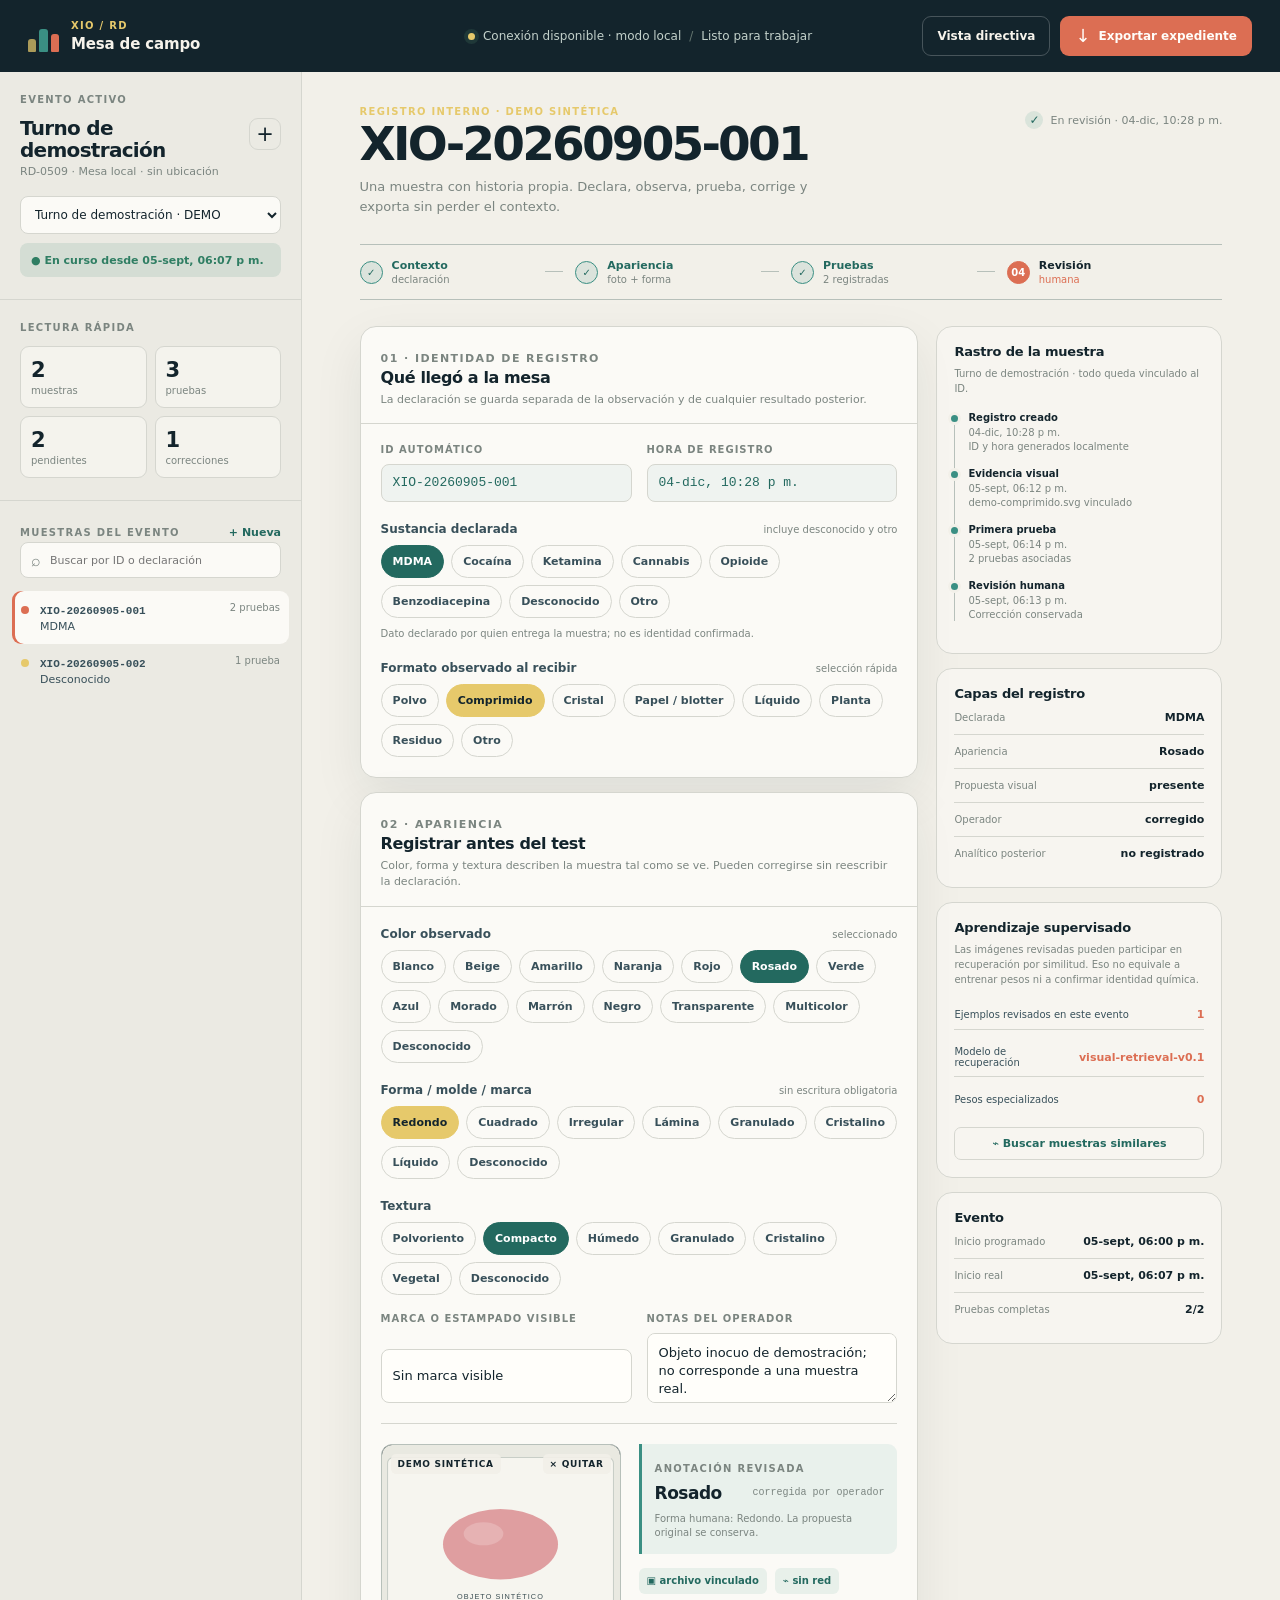
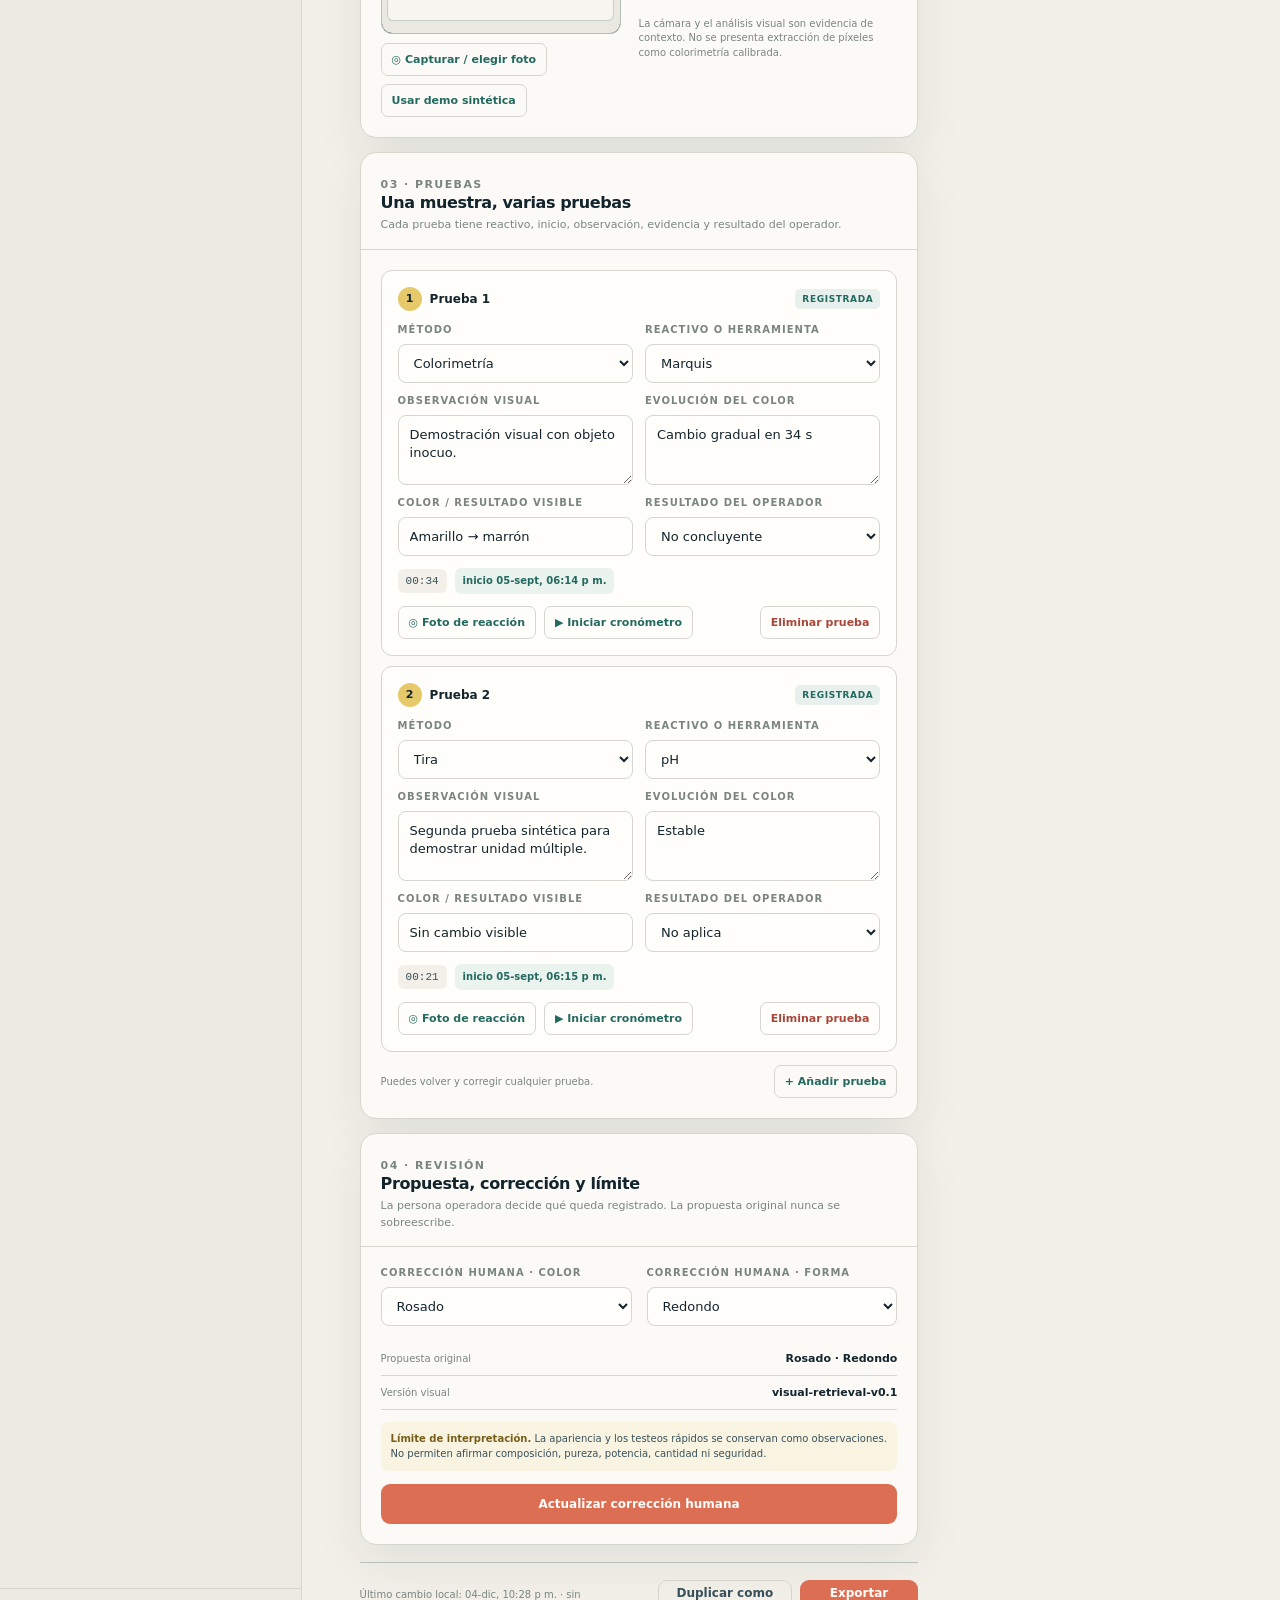
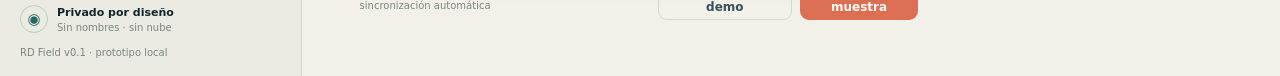
<file: projects/rd-field/index.html>
<!doctype html>
<html lang="es">
<head>
  <meta charset="utf-8">
  <meta name="viewport" content="width=device-width, initial-scale=1, viewport-fit=cover">
  <meta name="theme-color" content="#13242c">
  <meta name="description" content="Herramienta local para registrar muestras y pruebas en terreno para Reduciendo Daño.">
  <link rel="manifest" href="manifest.webmanifest">
  <link rel="stylesheet" href="styles.css">
  <title>XIO RD · Mesa de campo</title>
</head>
<body>
  <div class="app-shell">
    <header class="topbar">
      <div class="brand-lockup">
        <div class="brand-mark" aria-hidden="true"><span></span><span></span><span></span></div>
        <div>
          <p class="eyebrow">XIO / RD</p>
          <p class="brand-name">Mesa de campo</p>
        </div>
      </div>
      <div class="topbar-center">
        <span class="live-dot" aria-hidden="true"></span>
        <span id="connectionLabel">Sin conexión · guardado local</span>
        <span class="separator">/</span>
        <span id="saveLabel">Listo para trabajar</span>
      </div>
      <div class="topbar-actions">
        <button class="button button-quiet" id="openDirectorButton" type="button">Vista directiva</button>
        <button class="button button-primary" id="exportButton" type="button"><span class="button-icon">↓</span> Exportar expediente</button>
      </div>
    </header>

    <main class="app-grid">
      <aside class="sidebar" aria-label="Navegación del evento">
        <div class="sidebar-section event-context">
          <div class="section-kicker">Evento activo</div>
          <div class="event-title-row">
            <div>
              <h1 id="eventName">Sin evento</h1>
              <p id="eventMeta">Selecciona o crea un evento</p>
            </div>
            <button class="icon-button" id="newEventButton" type="button" aria-label="Crear evento">+</button>
          </div>
          <select id="eventSelect" class="select-control" aria-label="Seleccionar evento"></select>
          <button id="eventStartButton" class="start-event" type="button"></button>
        </div>

        <div class="sidebar-section event-summary">
          <div class="section-kicker">Lectura rápida</div>
          <div class="summary-grid">
            <button class="metric-block" data-filter="all" type="button"><strong id="sampleCount">0</strong><span>muestras</span></button>
            <button class="metric-block" data-filter="tests" type="button"><strong id="testCount">0</strong><span>pruebas</span></button>
            <button class="metric-block" data-filter="pending" type="button"><strong id="pendingCount">0</strong><span>pendientes</span></button>
            <button class="metric-block" data-filter="corrections" type="button"><strong id="correctionCount">0</strong><span>correcciones</span></button>
          </div>
        </div>

        <div class="sidebar-section sample-nav">
          <div class="sample-nav-header">
            <div class="section-kicker">Muestras del evento</div>
            <button class="text-button" id="newSampleButton" type="button">+ Nueva</button>
          </div>
          <label class="search-field">
            <span aria-hidden="true">⌕</span>
            <input id="sampleSearch" type="search" placeholder="Buscar por ID o declaración" autocomplete="off">
          </label>
          <div id="sampleList" class="sample-list"></div>
        </div>

        <div class="sidebar-footer">
          <div class="privacy-seal"><span>◉</span><div><strong>Privado por diseño</strong><small>Sin nombres · sin nube</small></div></div>
          <p class="version-note">RD Field v0.1 · prototipo local</p>
        </div>
      </aside>

      <section class="workspace" aria-label="Registro de muestra">
        <div id="emptyState" class="empty-state" hidden>
          <div class="empty-illustration" aria-hidden="true"><span class="empty-ring"></span><span class="empty-cross"></span></div>
          <p class="eyebrow">Mesa lista</p>
          <h2>Abre un evento para comenzar</h2>
          <p>Cada muestra conserva su historia, sus pruebas y su evidencia en el dispositivo.</p>
          <button class="button button-primary" id="emptyNewEventButton" type="button">Crear primer evento</button>
        </div>
        <div id="sampleWorkspace"></div>
      </section>
    </main>
  </div>

  <dialog id="eventDialog" class="modal-dialog">
    <form method="dialog" id="eventForm" class="modal-card">
      <div class="modal-heading">
        <div><p class="eyebrow">Nuevo contexto</p><h2>Crear evento</h2></div>
        <button class="icon-button" value="cancel" type="submit" aria-label="Cerrar">×</button>
      </div>
      <label class="field-label">Nombre del evento<input id="eventFormName" required maxlength="80" placeholder="Ej. Noche de prueba · Santiago"></label>
      <label class="field-label">Lugar o referencia<input id="eventFormVenue" maxlength="80" placeholder="Ej. Sala Norte / comuna"></label>
      <label class="field-label">Inicio programado<input id="eventFormScheduled" type="datetime-local"></label>
      <div class="modal-actions"><button class="button button-quiet" value="cancel" type="submit">Cancelar</button><button class="button button-primary" value="default" type="submit">Crear evento</button></div>
    </form>
  </dialog>

  <dialog id="directorDialog" class="modal-dialog director-modal">
    <div class="modal-card">
      <div class="modal-heading">
        <div><p class="eyebrow">Resumen de operación</p><h2 id="directorTitle">Vista directiva</h2></div>
        <button class="icon-button" id="closeDirectorButton" type="button" aria-label="Cerrar">×</button>
      </div>
      <div id="directorContent"></div>
    </div>
  </dialog>

  <input id="photoInput" type="file" accept="image/*" capture="environment" hidden>
  <div id="toast" class="toast" role="status" aria-live="polite"></div>
  <script src="app.js" defer></script>
</body>
</html>
</file>
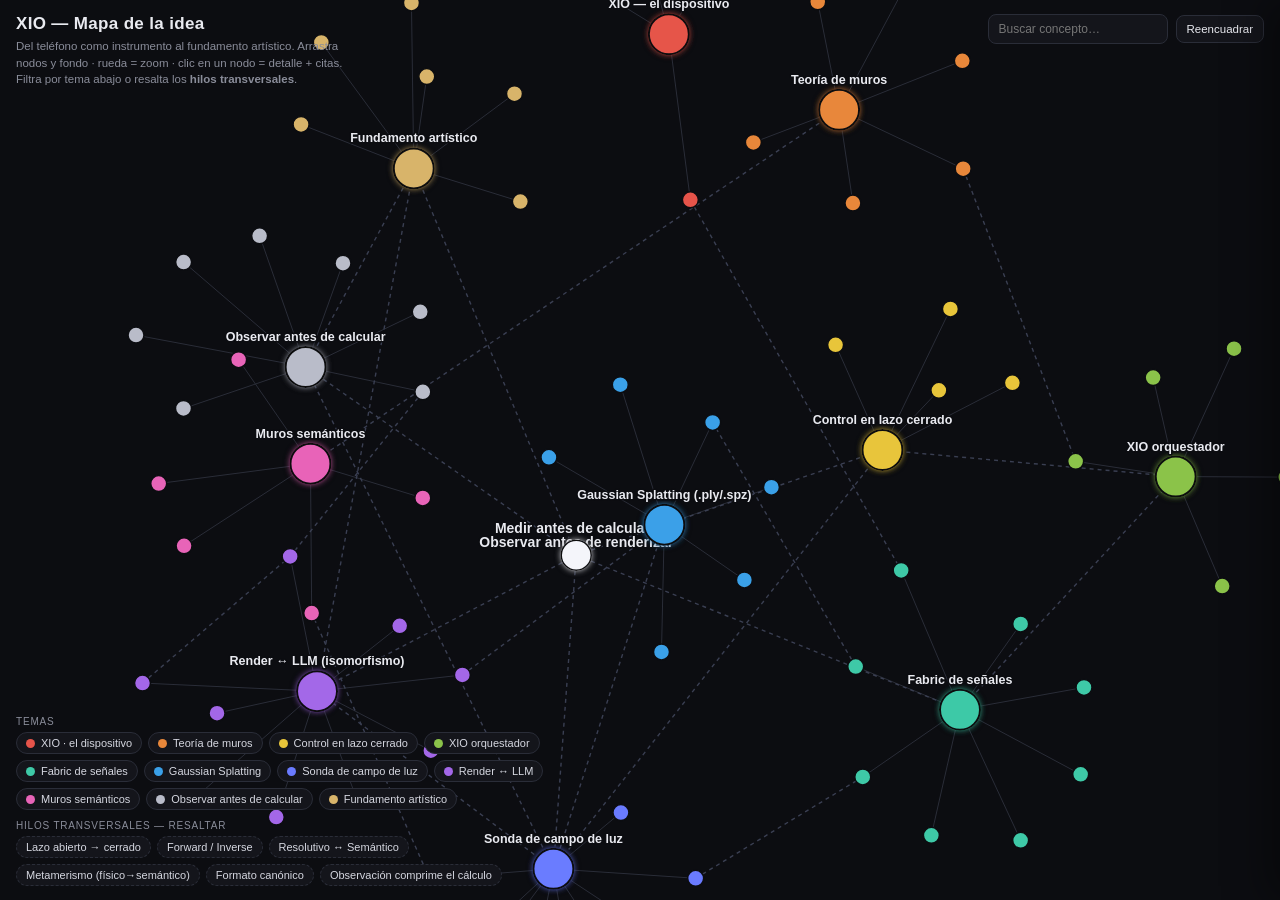
<file: cultura/xio-concept.html>
<!DOCTYPE html>
<html lang="es">
<head>
<meta charset="UTF-8">
<meta name="viewport" content="width=device-width, initial-scale=1.0">
<title>XIO · Mapa conceptual</title>
<style>
  :root{ --bg:#0c0d11; --panel:#14151b; --panel2:#1c1e26; --ink:#e9eaf0; --dim:#8a8d9a; --line:#2a2d38; }
  *{ box-sizing:border-box; }
  html,body{ margin:0; height:100%; background:var(--bg); color:var(--ink);
    font-family:-apple-system,BlinkMacSystemFont,"Segoe UI",Roboto,Helvetica,Arial,sans-serif; overflow:hidden; }
  #app{ position:fixed; inset:0; }
  svg{ width:100%; height:100%; display:block; cursor:grab; }
  svg.panning{ cursor:grabbing; }
  .edge{ stroke:var(--line); stroke-width:1; }
  .edge.cross{ stroke:#3a3f52; stroke-width:1.4; stroke-dasharray:4 4; }
  .edge.hot{ stroke:#f2c14e; stroke-width:2; stroke-dasharray:none; opacity:1; }
  .edge.faded{ opacity:.06; }
  .elabel{ fill:#6f7180; font-size:9px; }
  .node circle{ stroke:#0c0d11; stroke-width:1.5; cursor:pointer; transition:opacity .2s; }
  .node.hub circle{ stroke-width:2; }
  .node.faded{ opacity:.12; }
  .node.hit circle{ stroke:#fff; stroke-width:2.5; }
  .nlabel{ font-size:10px; fill:var(--ink); pointer-events:none; paint-order:stroke;
    stroke:#0c0d11; stroke-width:3px; stroke-linejoin:round; }
  .node.hub .nlabel{ font-size:12.5px; font-weight:700; }
  .node.center .nlabel{ font-size:14px; font-weight:800; }
  .nlabel.detail{ font-size:9.5px; fill:#c7cad6; opacity:0; transition:opacity .15s; }
  .nlabel.detail.show{ opacity:1; }

  /* HUD */
  .hud{ position:fixed; z-index:5; }
  #title{ top:14px; left:16px; max-width:340px; }
  #title h1{ margin:0; font-size:17px; letter-spacing:.02em; }
  #title p{ margin:4px 0 0; font-size:11.5px; color:var(--dim); line-height:1.45; }
  #search{ top:14px; right:16px; display:flex; gap:8px; align-items:center; }
  #search input{ background:var(--panel); border:1px solid var(--line); color:var(--ink);
    border-radius:8px; padding:7px 10px; font-size:12px; width:180px; outline:none; }
  .btn{ background:var(--panel); border:1px solid var(--line); color:var(--ink);
    border-radius:8px; padding:7px 10px; font-size:11.5px; cursor:pointer; }
  .btn:hover{ background:var(--panel2); }

  #legend{ bottom:14px; left:16px; max-width:min(46vw,560px); }
  #legend .row{ display:flex; flex-wrap:wrap; gap:6px; }
  .chip{ display:inline-flex; align-items:center; gap:6px; background:var(--panel);
    border:1px solid var(--line); border-radius:20px; padding:4px 9px; font-size:11px;
    cursor:pointer; user-select:none; color:#d5d7e0; }
  .chip .dot{ width:9px; height:9px; border-radius:50%; }
  .chip.off{ opacity:.35; }
  #legend .lbl{ font-size:10px; color:var(--dim); text-transform:uppercase; letter-spacing:.08em; margin:0 0 5px; }
  #principles{ margin-top:10px; }
  .pchip{ border-style:dashed; }
  .pchip.on{ border-color:#f2c14e; color:#f2c14e; }

  /* Detail panel */
  #panel{ position:fixed; z-index:6; top:0; right:0; height:100%; width:360px; max-width:88vw;
    background:linear-gradient(180deg,#15161d,#101117); border-left:1px solid var(--line);
    transform:translateX(102%); transition:transform .28s cubic-bezier(.4,0,.2,1);
    display:flex; flex-direction:column; box-shadow:-20px 0 40px rgba(0,0,0,.4); }
  #panel.open{ transform:none; }
  #panel .top{ padding:20px 20px 14px; border-bottom:1px solid var(--line); }
  #panel .cat{ font-size:10px; text-transform:uppercase; letter-spacing:.1em; font-weight:700; }
  #panel h2{ margin:8px 0 0; font-size:19px; line-height:1.25; }
  #panel .body{ padding:16px 20px; overflow:auto; font-size:13.5px; line-height:1.6; color:#d7d9e3; }
  #panel .sec{ font-size:10px; text-transform:uppercase; letter-spacing:.1em; color:var(--dim);
    margin:18px 0 6px; }
  #panel .refs li{ margin:0 0 6px; font-size:12px; color:#aab0c2; }
  #panel .tags{ display:flex; flex-wrap:wrap; gap:5px; margin-top:6px; }
  #panel .tags span{ font-size:10.5px; border:1px dashed #f2c14e55; color:#f2c14e; border-radius:14px; padding:2px 8px; }
  #panel .close{ position:absolute; top:14px; right:14px; }
  .hint{ font-size:10.5px; color:var(--dim); margin-top:10px; }
  @media (max-width:640px){ #title{max-width:60vw;} #search input{width:110px;} #legend{max-width:92vw;} }
</style>
</head>
<body>
<div id="app">
  <svg id="svg">
    <defs>
      <filter id="glow" x="-50%" y="-50%" width="200%" height="200%">
        <feGaussianBlur stdDeviation="3" result="b"/><feMerge><feMergeNode in="b"/><feMergeNode in="SourceGraphic"/></feMerge>
      </filter>
    </defs>
    <g id="viewport">
      <g id="edges"></g>
      <g id="nodes"></g>
    </g>
  </svg>
</div>

<div class="hud" id="title">
  <h1>XIO — Mapa de la idea</h1>
  <p>Del teléfono como instrumento al fundamento artístico. Arrastra nodos y fondo · rueda = zoom · clic en un nodo = detalle + citas. Filtra por tema abajo o resalta los <b>hilos transversales</b>.</p>
</div>

<div class="hud" id="search">
  <input id="q" placeholder="Buscar concepto…" autocomplete="off"/>
  <button class="btn" id="reset">Reencuadrar</button>
</div>

<div class="hud" id="legend">
  <div class="lbl">Temas</div>
  <div class="row" id="cats"></div>
  <div id="principles">
    <div class="lbl">Hilos transversales — resaltar</div>
    <div class="row" id="prins"></div>
  </div>
</div>

<div id="panel">
  <div class="top">
    <button class="btn close" id="pclose">✕</button>
    <div class="cat" id="pcat"></div>
    <h2 id="ptitle"></h2>
  </div>
  <div class="body">
    <div id="pdesc"></div>
    <div id="prefsWrap"><div class="sec">Base académica / fuente</div><ul class="refs" id="prefs"></ul></div>
    <div id="ptagsWrap"><div class="sec">Hilos que atraviesa</div><div class="tags" id="ptags"></div></div>
  </div>
</div>

<script>
/* ---------- CATEGORÍAS ---------- */
const CATS = {
  spine:{name:"Principio rector", color:"#f4f5fa"},
  xio:{name:"XIO · el dispositivo", color:"#e6544a"},
  muros:{name:"Teoría de muros", color:"#e8873a"},
  lazo:{name:"Control en lazo cerrado", color:"#e8c53a"},
  orq:{name:"XIO orquestador", color:"#8bc34a"},
  fabric:{name:"Fabric de señales", color:"#3ec9a7"},
  splat:{name:"Gaussian Splatting", color:"#3aa0e8"},
  sonda:{name:"Sonda de campo de luz", color:"#6a7bff"},
  rllm:{name:"Render ↔ LLM", color:"#a367e8"},
  smuros:{name:"Muros semánticos", color:"#e864b8"},
  obs:{name:"Observar antes de calcular", color:"#b9bcc9"},
  arte:{name:"Fundamento artístico", color:"#d8b46a"},
};
/* ---------- HILOS TRANSVERSALES ---------- */
const PRINS = {
  p_loop:{name:"Lazo abierto → cerrado"},
  p_fi:{name:"Forward / Inverse"},
  p_rs:{name:"Resolutivo ↔ Semántico"},
  p_meta:{name:"Metamerismo (físico→semántico)"},
  p_canon:{name:"Formato canónico"},
  p_obs:{name:"Observación comprime el cálculo"},
};

/* ---------- NODOS ---------- */
// t: título, c: categoría, h:1 hub / 0 detalle, d: descripción, r:[refs], p:[hilos]
const N = [
  {id:"spine", t:"Medir antes de calcular · Observar antes de renderizar", c:"spine", h:2,
   d:"El eje que recorre toda la conversación: cada buen resultado nació de medir/observar antes de actuar. El lazo cerrado en la batería, la sonda que mide antes de relightear, el importance sampling que observa antes de muestrear, la atención que pesa el contexto antes de generar.",
   r:["Wiener, N. (1948) — Cybernetics (feedback).","Kajiya (1986) — importance sampling."], p:["p_loop","p_obs"]},

  // XIO
  {id:"xio", t:"XIO — el dispositivo", c:"xio", h:1,
   d:"Xiaomi 11 Lite 5G: el instrumento central. No es músculo de cómputo pesado; es cerebro, sensor, nodo de red y front-end. Se reusa en cada proyecto del hilo.",
   r:["Especificación Qualcomm Snapdragon 778G/780G."], p:[]},
  {id:"xio_soc", t:"Snapdragon 778G · Adreno 642", c:"xio", h:0,
   d:"CPU A78/A55, GPU Adreno 642 con Vulkan, NPU Hexagon. Sirve para inferencia (ncnn+Vulkan) y rasterización de splats; no para entrenar ni DSP masivo.", r:["Qualcomm datasheet."], p:[]},
  {id:"xio_os", t:"HyperOS 2 · Android 14 · sin root", c:"xio", h:0,
   d:"El envelope real de diseño es el de sin-root, porque el bootloader está bloqueado.", r:[], p:[]},
  {id:"xio_otg", t:"USB-C OTG (host)", c:"xio", h:0,
   d:"El puerto que adopta los periféricos que faltan en silicio: SDR, interfaz de audio, USB-Ethernet, USB-serial. Cruza el muro de hardware ausente SIN root (Android concede permiso USB a la app).",
   r:["Android USB Host API; USB Audio Class (UAC)."], p:["p_canon"]},
  {id:"xio_therm", t:"Techo térmico (throttling)", c:"xio", h:0,
   d:"El 778G se estrangula sin refrigeración. El presupuesto térmico es el límite verdadero del proyecto '100% Xiaomi': eliges qué corre a bordo.", r:[], p:[]},

  // MUROS
  {id:"muros", t:"Teoría de muros", c:"muros", h:1,
   d:"Marco resolutivo: 'qué puede/qué no' se reduce a preguntar contra qué muro choca. Root solo derriba uno.", r:[], p:["p_rs"]},
  {id:"m_tax", t:"Taxonomía: 5 muros", c:"muros", h:0,
   d:"1) hardware ausente · 2) firmware cerrado (baseband) · 3) kernel/driver · 4) sandbox de la OS · 5) solo software. Del más duro al más blando.", r:[], p:[]},
  {id:"m_rf", t:"Muro 1 · RF de banda fija", c:"muros", h:0,
   d:"Los radios tienen front-end cableado (filtros SAW, PA/LNA, antena) atados a su banda. No se retunean por software. Se rodea con SDR por USB.", r:[], p:[]},
  {id:"m_fw", t:"Muro 2 · firmware firmado", c:"muros", h:0,
   d:"El baseband es caja negra firmada; ni root controla el módem. Muro duro.", r:[], p:[]},
  {id:"m_sandbox", t:"Muro 4 · sandbox (lo que root derriba)", c:"muros", h:0,
   d:"Permisos, SELinux, segundo plano, no-root. Único muro que el root demuele de verdad.", r:[], p:[]},
  {id:"m_root", t:"Root ⟵ bootloader bloqueado", c:"muros", h:0,
   d:"Rootear exige bootloader abierto (Magisk parchea boot y se flashea). Xiaomi cerró las solicitudes el 30-dic-2025 → root inalcanzable en XIO hoy.",
   r:["Xiaomi HyperOS — cierre del portal de desbloqueo (2025/26)."], p:[]},
  {id:"m_rootadd", t:"Qué sumaría root", c:"muros", h:0,
   d:"No sentidos nuevos, sino determinismo (SCHED_FIFO, ALSA), red real (nftables, monitor mode), autonomía de appliance (daemons inmatables, USB-gadget) y control de energía interno. Autoridad, no percepción.", r:[], p:[]},

  // LAZO
  {id:"lazo", t:"Control en lazo cerrado", c:"lazo", h:1,
   d:"El teléfono sensa pero no actúa sobre su carga (sin root); el enchufe actúa pero no sensa. Un controlador externo cierra el lazo.", r:["Teoría de control — bang-bang/termostato."], p:["p_loop"]},
  {id:"l_bang", t:"Bang-bang con histéresis", c:"lazo", h:0,
   d:"Banda muerta [45–70%] evita el chattering del relé; misma razón por la que un termostato tiene histéresis.", r:["Control on-off con histéresis."], p:["p_loop"]},
  {id:"l_sa", t:"Sensar ≠ actuar (desacople)", c:"lazo", h:0,
   d:"ADB dumpsys battery lee; el enchufe Tapo/Kasa actúa; el controlador es el puente sense→actuate.", r:[], p:["p_loop"]},
  {id:"l_li", t:"Degradación Li-ion", c:"lazo", h:0,
   d:"Envejecimiento por calendario (SoC alto + calor, tipo Arrhenius) + por ciclo (profundidad de descarga). Oscilar en banda media minimiza el primero.",
   r:["Arrhenius; Vetter et al. (2005) J. Power Sources — aging mechanisms."], p:[]},
  {id:"l_hold", t:"Estado sostenido (DMX 44 Hz)", c:"lazo", h:0,
   d:"La salida es estado que se refresca, no eventos: los nodos Art-Net expiran si dejas de emitir. Los fades solo mutan el buffer.", r:[], p:["p_loop"]},

  // ORQUESTADOR
  {id:"orq", t:"XIO orquestador", c:"orq", h:1,
   d:"Show-controller de bolsillo, siempre encendido, sobre el backbone 5G/WiFi. La misma caja que es router y tiene la batería en lazo cerrado.", r:[], p:[]},
  {id:"o_termux", t:"Termux + persistencia", c:"orq", h:0,
   d:"Runtime Linux sin root. Termux:Boot + wake-lock + sin optimización de batería = autoarranque tras corte, clave en sala desatendida.", r:["Termux:Boot / termux-services."], p:[]},
  {id:"o_wol", t:"Wake-on-LAN verificado", c:"orq", h:0,
   d:"Magic packet + ping hasta confirmar que el notebook levantó, y recién ahí dispara el show. Nada de 'despierta y reza'.", r:["Magic packet (AMD, 1995)."], p:["p_loop"]},
  {id:"o_osc", t:"OSC → TD / Resolume / Max", c:"orq", h:0,
   d:"Plano de control hacia visuales generativos.", r:["Wright & Freed (1997) — OpenSound Control."], p:["p_canon"]},
  {id:"o_dmx", t:"Art-Net / DMX + fades", c:"orq", h:0,
   d:"Paquete Art-Net crudo por UDP; fades = interpolación lineal del buffer.", r:["ANSI E1.11 DMX512-A; Art-Net (Artistic Licence)."], p:[]},
  {id:"o_cue", t:"Motor de cues (3 disparos)", c:"orq", h:0,
   d:"Un despachador único para OSC entrante, reloj y intervalo.", r:[], p:[]},

  // FABRIC
  {id:"fabric", t:"Fabric de señales", c:"fabric", h:1,
   d:"Router de múltiples señales de evento. La física dice que todo se puede; los muros son regulación de TX y cifrado, rodeados tapando en la capa correcta.", r:[], p:["p_canon","p_fi"]},
  {id:"f_canon", t:"Formato canónico · O(N+M)", c:"fabric", h:0,
   d:"Estrella con lingua franca en vez de malla: N×M adaptadores → N+M. La clave que hace posible el router.", r:["Teoría de grafos; patrón hub-and-spoke."], p:["p_canon"]},
  {id:"f_planes", t:"Dos planos: medios / control", c:"fabric", h:0,
   d:"Media plane (muestras, reloj común) vs control/telemetría (freq, RSSI, IDs). Misma separación que SDN.", r:["McKeown et al. (2008) — OpenFlow/SDN; AES67; SMPTE ST 2110."], p:[]},
  {id:"f_layers", t:"Modelo en capas (OSI de señales)", c:"fabric", h:0,
   d:"RF → ingesta → bus canónico → transformación/ruteo → emisión → visualización.", r:["Zimmermann (1980) — modelo OSI."], p:["p_canon"]},
  {id:"f_ingest", t:"Doble ingesta: SDR + tap line-out", c:"fabric", h:0,
   d:"SDR para VER el espectro (no hace falta decodificar) + tap en la salida del receptor para TENER el audio (legal, ya demodulado). No se craquea el RF.", r:[], p:["p_fi"]},
  {id:"f_stft", t:"Visualizador = espectrograma (STFT)", c:"fabric", h:0,
   d:"Transformada de Fourier de ventana corta deslizante → cascada. Mapa RF etiquetado por bandas (micros/intercom/video).", r:["Gabor (1946); Allen & Rabiner (1977) — STFT."], p:[]},
  {id:"f_alg", t:"Álgebra de transformación", c:"fabric", h:0,
   d:"Operadores: ruteo, ganancia, mezcla, split, transcode, bridge de dominio, delay/align, gate/duck, semántico (STT/traducción), modulación cruzada (audio→DMX).", r:[], p:["p_rs"]},
  {id:"f_matrix", t:"Matriz de crosspoints operador-valuados", c:"fabric", h:0,
   d:"Generaliza la consola (salidas = M·entradas, M escalar) a M[i,j] = función de transformación. Ese es el 'router que transforma'.", r:[], p:[]},
  {id:"f_sync", t:"Sincronía: reloj común (PTP)", c:"fabric", h:0,
   d:"Cada dominio tiene su latencia; mezclar coherente exige reloj compartido + delay medido + líneas de retardo.", r:["IEEE 1588 (PTP)."], p:[]},

  // SPLAT
  {id:"splat", t:"Gaussian Splatting (.ply/.spz)", c:"splat", h:1,
   d:"Radiance field EXPLÍCITO: nube de gaussianas 3D. Rasterizable en tiempo real y —clave para arte— editable/transformable.", r:["Kerbl, Kopanas, Leimkühler, Drettakis (2023) — 3DGS, SIGGRAPH."], p:["p_canon"]},
  {id:"s_vs", t:"Explícito vs NeRF (implícito)", c:"splat", h:0,
   d:"NeRF guarda el campo en una red (lento, ray-marching); 3DGS lo hace explícito → rápido y manipulable.", r:["Mildenhall et al. (2020) — NeRF."], p:["p_fi"]},
  {id:"s_attr", t:"Atributos de la gaussiana", c:"splat", h:0,
   d:"Posición, escala, quaternión de rotación, opacidad y color como armónicos esféricos (SH). ~59–62 floats.", r:["SH — Ramamoorthi & Hanrahan (2001)."], p:[]},
  {id:"s_raster", t:"Rasterización: splat→sort→composite", c:"splat", h:0,
   d:"Proyectar, ordenar por profundidad (el cuello de botella en móvil) y componer alfa por tiles.", r:["Zwicker et al. (2001) — EWA splatting."], p:[]},
  {id:"s_fmt", t:"PLY maestro / SPZ entrega", c:"splat", h:0,
   d:"PLY sin pérdida (negativo, ~1.4 GB/4M) vs SPZ ~10× (24-bit pos, 8-bit SH, lossy). Como RAW/JPEG. También SOG, KSplat.", r:["Niantic Labs — formato SPZ (open source)."], p:["p_canon"]},
  {id:"s_gltf", t:"glTF absorbe 3DGS (2025)", c:"splat", h:0,
   d:"El bus canónico del 3D adoptó los splats como extensión estándar → interoperabilidad.", r:["Khronos glTF — extensión 3DGS (2025)."], p:["p_canon"]},
  {id:"s_pipe", t:"Pipeline: captura→entrena→render", c:"splat", h:0,
   d:"Entrenar quiere GPU real (CUDA) → músculo al notebook/nube. Capturar y renderizar (Adreno, cuentas moderadas) → XIO.", r:["Qualcomm (2024) — 3DGS on-device."], p:["p_fi"]},

  // SONDA
  {id:"sonda", t:"Sonda de campo de luz", c:"sonda", h:1,
   d:"Las cámaras como fotómetros direccionales: miden la luz incidente. La ecuación de render corre en ambos sentidos desde ahí.", r:["Kajiya (1986) — the rendering equation."], p:["p_fi","p_loop"]},
  {id:"p_probe", t:"Front+rear+IMU = campo incidente", c:"sonda", h:0,
   d:"Dos hemisferios opuestos muestrean el campo; el IMU los registra en el mundo. Análogo a la estimación de luz de AR.", r:["Google ARCore — Environmental HDR."], p:[]},
  {id:"p_fwd", t:"Forward: relighting", c:"sonda", h:0,
   d:"La luz medida (SH) alimenta el shader: el normal map 'cobra vida' porque el realce se evalúa contra las direcciones reales de la sala.", r:["Debevec (1998) — image-based lighting."], p:["p_fi"]},
  {id:"p_inv", t:"Inverse: automapping DMX = m=T·d", c:"sonda", h:0,
   d:"Identificación de sistema: el transporte es lineal en el DMX. Actúas una base de canales y estimas la matriz de transporte T columna a columna. T ES el layout, aprendido ópticamente.", r:["Sen et al. (2005) — dual photography / transport matrix."], p:["p_fi","p_obs"]},
  {id:"p_mux", t:"Iluminación multiplexada (Hadamard)", c:"sonda", h:0,
   d:"Encender muchos fixtures con códigos ortogonales y demultiplexar → mejor SNR que uno por uno.", r:["Schechner, Nayar & Belhumeur (2007) — multiplexed illumination."], p:["p_obs"]},
  {id:"p_tri", t:"Triangulación 3D del rig", c:"sonda", h:0,
   d:"Direcciones desde varias posiciones (IMU/odometría) → posición 3D de cada fixture sin layout previo.", r:["Hartley & Zisserman (2004) — MVG."], p:[]},
  {id:"p_flick", t:"Flicker-ID por rolling shutter", c:"sonda", h:0,
   d:"El obturador rodante decodifica el PWM de los LED como bandas. Códigos de parpadeo únicos e imperceptibles → ID de todos los fixtures a la vez. Defecto vuelto regalo.", r:["Comunicación por luz visible; rolling-shutter VLC."], p:["p_obs"]},
  {id:"p_meta_rgb", t:"Metamerismo RGB (muro espectral)", c:"sonda", h:0,
   d:"La cámara es RGB (3 bandas): dos espectros distintos colapsan al mismo color. Muro de resolución que se mitiga, no se elimina.", r:["Wyszecki & Stiles (1982) — Color Science."], p:["p_meta"]},
  {id:"p_cal", t:"Calibración radiométrica", c:"sonda", h:0,
   d:"Prerrequisito: RAW/DNG, fijar ISO/obturador/WB y linealizar el gamma para que el píxel sea proporcional a la radiancia. El 'sostener el estado' del instrumento.", r:["Debevec & Malik (1997) — HDR / respuesta de cámara."], p:["p_loop"]},
  {id:"p_kal", t:"Lazo epistémico (Kalman / render inverso)", c:"sonda", h:0,
   d:"Medir → inferir el rig → predecir la luz → relightear → comparar → refinar. Un estimador recursivo sobre el estado de iluminación.", r:["Kalman (1960); render inverso diferenciable."], p:["p_loop","p_fi"]},

  // RENDER<->LLM
  {id:"rllm", t:"Render ↔ LLM (isomorfismo)", c:"rllm", h:1,
   d:"Ambos son muestreo condicional de una distribución de alta dimensión. La cámara y la palabra son coordenadas que condicionan el muestreo.", r:[], p:["p_fi","p_rs"]},
  {id:"r_mc", t:"Monte Carlo: el ruido ES el cálculo", c:"rllm", h:0,
   d:"El render es una esperanza E[f(X)] sobre caminos de luz aleatorios; el grano es una muestra de la media. Converge como 1/√N.", r:["Metropolis & Ulam (1949); Kajiya (1986)."], p:["p_obs"]},
  {id:"r_dim", t:"Alta dimensión / maldición vencida", c:"rllm", h:0,
   d:"El espacio de caminos es de dimensión no acotada; MC gana porque su error es casi independiente de la dimensión.", r:["Bellman (1957) — curse of dimensionality."], p:[]},
  {id:"r_cam", t:"Cámara = query", c:"rllm", h:0,
   d:"La cámara no es la que ve, es la que pregunta: parametriza qué rebanada del transporte de luz integras.", r:[], p:["p_rs"]},
  {id:"r_samp", t:"LLM = muestreo condicional", c:"rllm", h:0,
   d:"p(token|contexto); temperatura = azar; greedy = media/MAP. El prompt es la 'pose de cámara' del significado.", r:["Bengio et al. (2003) — modelos de lenguaje neuronales."], p:["p_rs"]},
  {id:"r_att", t:"Atención re-renderiza el sentido", c:"rllm", h:0,
   d:"El significado es contextual: la atención recomputa cada token a la luz de los demás. El contexto parametriza la query de significado.", r:["Vaswani et al. (2017) — Attention is All You Need."], p:["p_obs"]},
  {id:"r_nf", t:"Campos neuronales = fusión literal", c:"rllm", h:0,
   d:"Un NeRF es f(pose,dir)→radiancia: trazar rayos + evaluar una red de miles de dimensiones en cada muestra. La GPU que calcula 4000 dims y la que traza rayos son la misma.", r:["Mildenhall et al. (2020) — NeRF."], p:["p_fi"]},
  {id:"r_novel", t:"Cámara que no existe = alucinación", c:"rllm", h:0,
   d:"Una pose nunca capturada = novel view: el campo extrapola/alucina una imagen plausible. La cámara 'que tal vez no existe' es un query fuera del entrenamiento.", r:[], p:["p_rs"]},
  {id:"r_diff", t:"Difusión: generar = denoise", c:"rllm", h:0,
   d:"La difusión parte de ruido puro y se lo quita; el denoiser es primo del que limpia un render de pocas muestras. El azar es el sustrato de generar.", r:["Sohl-Dickstein et al. (2015); Ho, Jain & Abbeel (2020) — DDPM."], p:["p_obs"]},
  {id:"r_loose", t:"Dónde afloja (física vs corpus)", c:"rllm", h:0,
   d:"Kernels distintos (BVH/geometría vs matmul/atención); el render integra una función física, el LLM muestrea una estadística de corpus; baja-dim métrica vs alta-dim combinatoria.", r:[], p:["p_rs"]},

  // MUROS SEMÁNTICOS
  {id:"smuros", t:"Muros semánticos", c:"smuros", h:1,
   d:"En el dominio del significado, los muros físicos se levantan pero aparece otra taxonomía. La libertad de la física es la pérdida de su verdad.", r:[], p:["p_rs","p_meta"]},
  {id:"sm_ground", t:"Desanclaje (sin piso de verdad)", c:"smuros", h:0,
   d:"Nada obliga al render semántico a obedecer la física; puede ser vívido, coherente y falso. La ausencia del muro físico es la presencia de este.", r:[], p:["p_rs"]},
  {id:"sm_cov", t:"Cobertura / distribución", c:"smuros", h:0,
   d:"Solo se renderiza desde el manifold entrenado; en el borde, se alucina. Análogo LLM de la 'novel view'.", r:[], p:[]},
  {id:"sm_meta", t:"Metamerismo semántico", c:"smuros", h:0,
   d:"El embedding, por más de 4000 dims, es proyección con pérdida: dos intenciones colapsan a un vector, y se resuelve con el prior cultural. Eco directo del metamerismo RGB.", r:[], p:["p_meta"]},
  {id:"sm_one", t:"Realización única (1 spp)", c:"smuros", h:0,
   d:"Recibes una muestra, no la distribución: una realización moldeada por temperatura y priors. Como un render a 1 muestra por píxel.", r:[], p:["p_rs"]},
  {id:"sm_cult", t:"Cultura = centroide del corpus", c:"smuros", h:0,
   d:"El vector de una palabra es el centroide de cómo la cultura la usó; se rellena lo subdeterminado con el promedio cultural.", r:["Firth (1957) — distributional semantics."], p:["p_meta"]},

  // OBSERVAR
  {id:"obs", t:"Observar antes de calcular", c:"obs", h:1,
   d:"La observación no reemplaza el cálculo: lo comprime, y a veces revela que era el cálculo equivocado.", r:[], p:["p_obs"]},
  {id:"ob_imp", t:"Importance sampling = observar antes de muestrear", c:"obs", h:0,
   d:"El path tracing no dispara al azar uniforme: observa dónde está la luz y muestrea ahí. Misma integral, varianza colapsada.", r:["Kajiya (1986); Veach (1997) — tesis."], p:["p_obs"]},
  {id:"ob_prune", t:"Atención sin poda prematura", c:"obs", h:0,
   d:"El humano poda con priors ('ya lo revisé') y deja de mirar; la máquina re-observa donde nosotros cerramos la búsqueda.", r:[], p:["p_obs"]},
  {id:"ob_sleep", t:"Big Sleep · SQLite", c:"obs", h:0,
   d:"Agente LLM halló un buffer underflow explotable que el fuzzing y la revisión humana no vieron. Primer caso reclamado de vuln hallada por IA.", r:["Google Project Zero (2024) — From Naptime to Big Sleep."], p:["p_obs"]},
  {id:"ob_curl", t:"curl · 100+ bugs / AI slop (espejo)", c:"obs", h:0,
   d:"Tras años de fuzzers y auditorías, IA (bien usada) halló 100+ bugs reales. En paralelo, reportes-basura de IA hundieron el bug bounty: render sin analizar hecho crisis.", r:["Stenberg / The New Stack (2025) — curl & AI."], p:["p_obs","p_rs"]},
  {id:"ob_at", t:"AlphaTensor", c:"obs", h:0,
   d:"Multiplicación de matrices más rápida que Strassen (1969), tras ~50 años sin descubrirse.", r:["Fawzi et al. (2022) — Nature; Strassen (1969)."], p:["p_obs"]},
  {id:"ob_ad", t:"AlphaDev → LLVM", c:"obs", h:0,
   d:"Rutinas de ordenamiento más cortas, integradas a libc++; primera mejora en más de una década a un código dado por óptimo.", r:["Mankowitz et al. (2023) — Nature."], p:["p_obs"]},
  {id:"ob_lbl", t:"Errores de etiqueta en benchmarks", c:"obs", h:0,
   d:"Miles de etiquetas mal puestas en ImageNet/MMLU sobre las que la comunidad midió durante años. A la vista de todos; su ubicuidad las volvió invisibles.", r:["Northcutt, Athalye & Mueller (2021) — pervasive label errors."], p:["p_obs"]},

  // ARTE
  {id:"arte", t:"Fundamento artístico", c:"arte", h:1,
   d:"La capa resolutiva legitima la libertad semántica: el proceso corre de verdad (índice), y solo se libera su interpretación (símbolo). Analizar-luego-renderizar-libre. No es slop.", r:[], p:["p_rs"]},
  {id:"a_spine", t:"Espina resolutiva legitima lo semántico", c:"arte", h:0,
   d:"El automapping realmente computa la sombra; por eso el juego estético flota libre pero se siente ganado. La confianza está ganada por el proceso de abajo, no fabricada.", r:[], p:["p_rs","p_obs"]},
  {id:"a_bo", t:"Objeto frontera", c:"arte", h:0,
   d:"Un mismo artefacto habita dos mundos (técnico y espectador) cumpliendo función distinta en cada uno, con identidad común. El automapping ES esto.", r:["Star & Griesemer (1989) — boundary objects."], p:["p_rs"]},
  {id:"a_op", t:"Estética operacional", c:"arte", h:0,
   d:"El placer de ver el mecanismo funcionar: el cálculo mismo como espectáculo. El automapping como tarea Y como obra.", r:["Neil Harris (1973) — Humbug; Jason Mittell (2006) — narrative complexity."], p:["p_rs"]},
  {id:"a_veri", t:"Verosimilitud / diégesis", c:"arte", h:0,
   d:"Se sostiene por coherencia interna y presentación sin titubeo, no por prueba externa. Régimen diegético, no demostrativo.", r:["Aristóteles — Poética (verosímil); Aarseth (1997) — cybertext."], p:["p_rs"]},
  {id:"a_bs", t:"Bullshit de Frankfurt", c:"arte", h:0,
   d:"Nombre filosófico —técnico, no insulto— del discurso indiferente a la verdad, orientado al efecto. Coincide con 'solo presentarse con seguridad intencional'. Cae del lado bueno porque se declara como obra.", r:["Frankfurt (1986/2005) — On Bullshit."], p:["p_rs"]},
  {id:"a_peirce", t:"Índice / símbolo (Peirce)", c:"arte", h:0,
   d:"La sombra es índice (efecto causal real de la luz) y símbolo (lectura cultural libre) a la vez. El arte vive en la coincidencia.", r:["Peirce — Collected Papers; semiótica."], p:["p_rs","p_fi"]},
];

/* ---------- ARISTAS ---------- */
const hubs = {xio:"xio",muros:"muros",lazo:"lazo",orq:"orq",fabric:"fabric",splat:"splat",sonda:"sonda",rllm:"rllm",smuros:"smuros",obs:"obs",arte:"arte"};
let E = [];
// hub -> detalles de su categoría
N.forEach(n=>{ if(n.h===0){ const hub=hubs[n.c]; if(hub) E.push({s:hub,t:n.id}); }});
// spine -> hubs
["lazo","sonda","rllm","obs","arte","fabric"].forEach(h=>E.push({s:"spine",t:h,cross:true}));
// cross-links (hilos)
const X=[
  ["lazo","sonda","lazo epistémico"],["sonda","obs","observar/medir"],["lazo","orq","misma caja"],
  ["p_meta_rgb","sm_meta","metamerismo"],["f_canon","s_gltf","canónico"],["xio_otg","f_ingest","USB puente"],
  ["r_nf","splat","campo neuronal"],["rllm","arte","resolutivo/semántico"],["obs","arte","analizar→render"],
  ["muros","smuros","muros mutan"],["p_inv","f_matrix","matriz T"],["sonda","rllm","ecuación en 2 sentidos"],
  ["ob_imp","r_mc","importance sampling"],["fabric","orq","OSC/DMX"],["splat","sonda","relightable"],
  ["m_root","o_termux","sin root"],["r_diff","r_mc","denoise"],
];
X.forEach(([s,t,l])=>E.push({s,t,label:l,cross:true}));

/* ---------- LAYOUT SEMILLA (determinista) ---------- */
const W=window.innerWidth, H=window.innerHeight;
const byId={}; N.forEach(n=>byId[n.id]=n);
const hubList=Object.keys(hubs);
const R=Math.min(W,H)*0.34;
byId.spine.x=W/2; byId.spine.y=H/2; byId.spine.fx=null;
hubList.forEach((h,i)=>{ const a=-Math.PI/2 + i/hubList.length*2*Math.PI;
  byId[h].x=W/2+Math.cos(a)*R; byId[h].y=H/2+Math.sin(a)*R; byId[h].a=a; });
// detalles alrededor de su hub
const childrenOf={}; hubList.forEach(h=>childrenOf[h]=[]);
N.forEach(n=>{ if(n.h===0 && hubs[n.c]) childrenOf[hubs[n.c]].push(n); });
hubList.forEach(h=>{ const hub=byId[h]; const ch=childrenOf[h]; const rr=70+ch.length*4;
  ch.forEach((n,j)=>{ const a=hub.a + (-0.6 + 1.2*(ch.length>1?j/(ch.length-1):0.5));
    n.x=hub.x+Math.cos(a)*rr; n.y=hub.y+Math.sin(a)*rr; }); });
N.forEach(n=>{ if(n.x===undefined){n.x=W/2+(n.id.length%13-6)*30; n.y=H/2+(n.id.charCodeAt(1)%13-6)*30;} n.vx=0; n.vy=0; });

/* ---------- FUERZAS ---------- */
const adj={}; N.forEach(n=>adj[n.id]=[]);
E.forEach(e=>{ if(byId[e.s]&&byId[e.t]){ adj[e.s].push(e.t); adj[e.t].push(e.s);} });
let alpha=1;
function tick(){
  const REP=5200, DAMP=0.86;
  for(let i=0;i<N.length;i++){ const a=N[i];
    for(let j=i+1;j<N.length;j++){ const b=N[j];
      let dx=a.x-b.x, dy=a.y-b.y, d2=dx*dx+dy*dy||0.01, d=Math.sqrt(d2);
      const f=REP/d2; const fx=dx/d*f, fy=dy/d*f;
      a.vx+=fx*alpha; a.vy+=fy*alpha; b.vx-=fx*alpha; b.vy-=fy*alpha;
    }
  }
  E.forEach(e=>{ const a=byId[e.s], b=byId[e.t]; if(!a||!b)return;
    const rest=e.cross?230:78; let dx=b.x-a.x, dy=b.y-a.y, d=Math.hypot(dx,dy)||0.01;
    const k=e.cross?0.008:0.02; const f=(d-rest)*k;
    const fx=dx/d*f, fy=dy/d*f;
    a.vx+=fx*alpha; a.vy+=fy*alpha; b.vx-=fx*alpha; b.vy-=fy*alpha;
  });
  N.forEach(n=>{ n.vx+=(W/2-n.x)*0.0016*alpha; n.vy+=(H/2-n.y)*0.0016*alpha;
    if(n.fx!=null){n.x=n.fx;n.y=n.fy;n.vx=0;n.vy=0;return;}
    n.vx*=DAMP; n.vy*=DAMP; n.x+=n.vx; n.y+=n.vy;
  });
  alpha*=0.992; if(alpha<0.02) alpha=0.02;
}

/* ---------- SVG ---------- */
const NS="http://www.w3.org/2000/svg";
const gEdges=document.getElementById("edges"), gNodes=document.getElementById("nodes");
const edgeEls=[], labelEls=[];
E.forEach(e=>{ const ln=document.createElementNS(NS,"line");
  ln.setAttribute("class","edge"+(e.cross?" cross":"")); gEdges.appendChild(ln); e._el=ln; edgeEls.push(e);
});
const nodeEls={};
N.forEach(n=>{ const g=document.createElementNS(NS,"g");
  g.setAttribute("class","node "+(n.id==="spine"?"center":(n.h===1?"hub":"detail")));
  const c=document.createElementNS(NS,"circle");
  const r=n.id==="spine"?15:(n.h===1?20:8);
  c.setAttribute("r",r); c.setAttribute("fill",CATS[n.c].color);
  if(n.id==="spine"||n.h===1) c.setAttribute("filter","url(#glow)");
  const t=document.createElementNS(NS,"text");
  t.setAttribute("class","nlabel"+(n.h===0?" detail":"")); t.setAttribute("text-anchor","middle");
  t.setAttribute("dy", n.id==="spine"? -22 : (n.h===1? -26 : 16));
  // envolver título largo del spine
  t.textContent = n.h===2 ? "Medir antes de calcular ·" : n.t;
  if(n.h===2){ const t2=document.createElementNS(NS,"text"); t2.setAttribute("class","nlabel");
    t2.setAttribute("text-anchor","middle"); t2.setAttribute("dy",-8); t2.textContent="Observar antes de renderizar";
    g.appendChild(t2); n._t2=t2; }
  g.appendChild(c); g.appendChild(t); gNodes.appendChild(g);
  n._g=g; n._c=c; n._t=t; nodeEls[n.id]=g;
  g.addEventListener("pointerdown",ev=>startDrag(ev,n));
});
function paint(){
  edgeEls.forEach(e=>{ const a=byId[e.s], b=byId[e.t]; if(!a||!b)return;
    e._el.setAttribute("x1",a.x); e._el.setAttribute("y1",a.y);
    e._el.setAttribute("x2",b.x); e._el.setAttribute("y2",b.y); });
  N.forEach(n=>{ n._g.setAttribute("transform",`translate(${n.x},${n.y})`); });
}
function loop(){ tick(); paint(); requestAnimationFrame(loop); } loop();

/* ---------- ZOOM / PAN ---------- */
const svg=document.getElementById("svg"), vp=document.getElementById("viewport");
let view={x:0,y:0,k:1};
function applyView(){ vp.setAttribute("transform",`translate(${view.x},${view.y}) scale(${view.k})`); }
svg.addEventListener("wheel",ev=>{ ev.preventDefault();
  const s=Math.exp(-ev.deltaY*0.0012); const nk=Math.min(3,Math.max(0.25,view.k*s));
  const mx=ev.clientX, my=ev.clientY;
  view.x=mx-(mx-view.x)*(nk/view.k); view.y=my-(my-view.y)*(nk/view.k); view.k=nk; applyView();
},{passive:false});
let panning=false, panStart=null;
svg.addEventListener("pointerdown",ev=>{ if(ev.target.closest(".node"))return;
  panning=true; panStart={x:ev.clientX-view.x,y:ev.clientY-view.y}; svg.classList.add("panning");
  closePanel();
});
window.addEventListener("pointermove",ev=>{ if(panning){ view.x=ev.clientX-panStart.x; view.y=ev.clientY-panStart.y; applyView(); }});
window.addEventListener("pointerup",()=>{ panning=false; svg.classList.remove("panning"); });

/* ---------- DRAG NODOS ---------- */
let drag=null;
function toWorld(cx,cy){ return {x:(cx-view.x)/view.k, y:(cy-view.y)/view.k}; }
function startDrag(ev,n){ ev.stopPropagation(); const p=toWorld(ev.clientX,ev.clientY);
  drag={n, moved:0, offx:n.x-p.x, offy:n.y-p.y}; n.fx=n.x; n.fy=n.y; alpha=0.5; }
window.addEventListener("pointermove",ev=>{ if(!drag)return; const p=toWorld(ev.clientX,ev.clientY);
  drag.n.fx=p.x+drag.offx; drag.n.fy=p.y+drag.offy; drag.moved++; });
window.addEventListener("pointerup",ev=>{ if(!drag)return;
  if(drag.moved<4){ openPanel(drag.n); } drag.n.fx=null; drag.n.fy=null; drag=null; });

/* ---------- HOVER: mostrar etiquetas de detalle ---------- */
N.forEach(n=>{ if(n.h===0){
  n._g.addEventListener("pointerenter",()=>n._t.classList.add("show"));
  n._g.addEventListener("pointerleave",()=>{ if(!focusCat && !selected) n._t.classList.remove("show"); });
}});

/* ---------- PANEL ---------- */
const panel=document.getElementById("panel");
let selected=null;
function openPanel(n){ selected=n;
  document.getElementById("pcat").textContent=CATS[n.c].name;
  document.getElementById("pcat").style.color=CATS[n.c].color;
  document.getElementById("ptitle").textContent=n.t;
  document.getElementById("pdesc").textContent=n.d;
  const rw=document.getElementById("prefsWrap"), rl=document.getElementById("prefs");
  rl.innerHTML=""; if(n.r&&n.r.length){ rw.style.display=""; n.r.forEach(x=>{const li=document.createElement("li");li.textContent=x;rl.appendChild(li);}); } else rw.style.display="none";
  const tw=document.getElementById("ptagsWrap"), tg=document.getElementById("ptags");
  tg.innerHTML=""; if(n.p&&n.p.length){ tw.style.display=""; n.p.forEach(x=>{const s=document.createElement("span");s.textContent=PRINS[x].name;tg.appendChild(s);}); } else tw.style.display="none";
  panel.classList.add("open");
  N.forEach(m=>m._g.classList.remove("hit")); n._g.classList.add("hit");
  if(n.h===0) n._t.classList.add("show");
}
function closePanel(){ panel.classList.remove("open"); selected=null; N.forEach(m=>{m._g.classList.remove("hit"); if(m.h===0&&!focusCat)m._t.classList.remove("show");}); }
document.getElementById("pclose").addEventListener("click",closePanel);

/* ---------- LEYENDA / FILTROS ---------- */
const catsWrap=document.getElementById("cats"); let focusCat=null;
Object.entries(CATS).forEach(([k,v])=>{ if(k==="spine")return;
  const c=document.createElement("div"); c.className="chip"; c.dataset.k=k;
  c.innerHTML=`<span class="dot" style="background:${v.color}"></span>${v.name}`;
  c.addEventListener("click",()=>{ focusCat = focusCat===k?null:k; updateFocus();
    [...catsWrap.children].forEach(ch=>ch.classList.toggle("off", focusCat && ch.dataset.k!==focusCat)); });
  catsWrap.appendChild(c);
});
function updateFocus(){
  N.forEach(n=>{ const on = !focusCat || n.c===focusCat || n.id==="spine";
    n._g.classList.toggle("faded", !on);
    if(n.h===0) n._t.classList.toggle("show", !!focusCat && n.c===focusCat);
  });
  edgeEls.forEach(e=>{ const on=!focusCat || byId[e.s].c===focusCat || byId[e.t].c===focusCat;
    e._el.classList.toggle("faded", !on && !e._el.classList.contains("hot")); });
}

/* ---------- HILOS TRANSVERSALES ---------- */
const prinsWrap=document.getElementById("prins"); let activePrin=null;
Object.entries(PRINS).forEach(([k,v])=>{ const c=document.createElement("div"); c.className="chip pchip"; c.dataset.p=k;
  c.textContent=v.name;
  c.addEventListener("click",()=>{ activePrin = activePrin===k?null:k;
    [...prinsWrap.children].forEach(ch=>ch.classList.toggle("on", ch.dataset.p===activePrin));
    highlightPrin(); });
  prinsWrap.appendChild(c);
});
function highlightPrin(){
  N.forEach(n=>{ const on=!activePrin || (n.p&&n.p.includes(activePrin));
    n._g.classList.toggle("faded", !on);
    if(n.h===0) n._t.classList.toggle("show", !!activePrin && on);
  });
  edgeEls.forEach(e=>{ const a=byId[e.s],b=byId[e.t];
    const on=!activePrin || ((a.p&&a.p.includes(activePrin))&&(b.p&&b.p.includes(activePrin)));
    e._el.classList.toggle("hot", !!activePrin && on && e.cross);
    e._el.classList.toggle("faded", !!activePrin && !on);
  });
  if(activePrin) alpha=0.4;
}

/* ---------- BÚSQUEDA ---------- */
document.getElementById("q").addEventListener("input",e=>{ const q=e.target.value.trim().toLowerCase();
  if(!q){ N.forEach(n=>{n._g.classList.remove("faded"); if(n.h===0)n._t.classList.remove("show");}); edgeEls.forEach(x=>x._el.classList.remove("faded")); return; }
  N.forEach(n=>{ const hit=(n.t+" "+n.d).toLowerCase().includes(q);
    n._g.classList.toggle("faded",!hit); if(n.h===0)n._t.classList.toggle("show",hit); });
  edgeEls.forEach(x=>x._el.classList.add("faded"));
});

/* ---------- RESET ---------- */
document.getElementById("reset").addEventListener("click",()=>{ view={x:0,y:0,k:1}; applyView(); alpha=0.8; });
applyView();
</script>
</body>
</html>
</file>
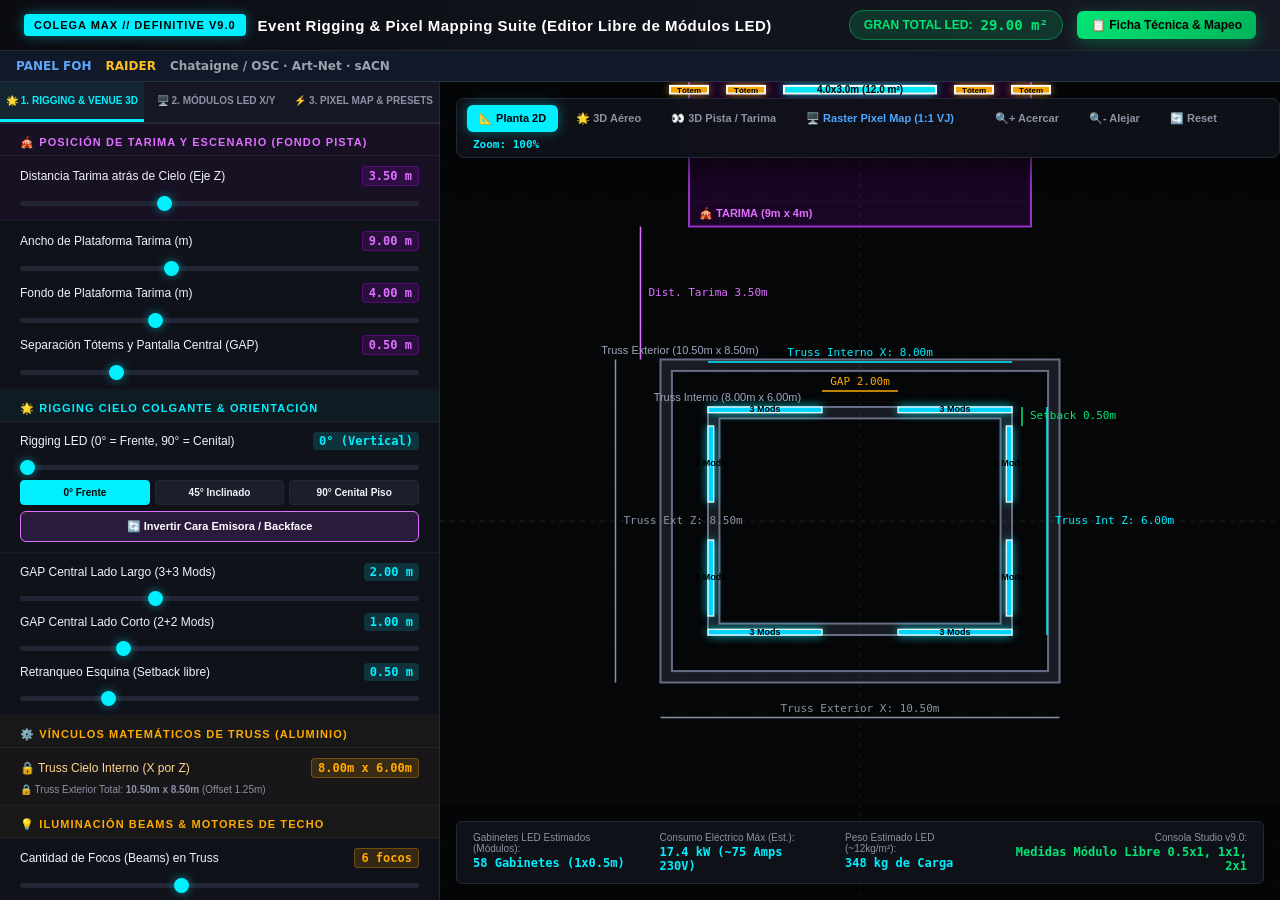
<file: xio/new-plugins/foh_monitor/static/mapping.html>
<!DOCTYPE html>
<html lang="es">
<head>
<meta charset="UTF-8">
<meta name="viewport" content="width=device-width, initial-scale=1.0">
<title>Event Rigging Master Console v9.0 - Max & Colega</title>
<style>
  :root {
    --bg-dark: #07080b;
    --panel-bg: #10121a;
    --tab-bg: #151824;
    --card-bg: #191c28;
    --border-color: #232736;
    --text-main: #f0f2f8;
    --text-muted: #8c92a4;
    --accent-cyan: #00f0ff;
    --accent-blue: #0077ff;
    --accent-orange: #ffaa00;
    --accent-green: #00e676;
    --accent-purple: #df70ff;
    --truss-color: #555b70;
  }

  * { box-sizing: border-box; margin: 0; padding: 0; }

  body {
    font-family: -apple-system, BlinkMacSystemFont, "Segoe UI", Roboto, Arial, sans-serif;
    background-color: var(--bg-dark);
    color: var(--text-main);
    display: flex;
    flex-direction: column;
    height: 100vh;
    overflow: hidden;
  }

  header {
    background: linear-gradient(90deg, #0b0c12 0%, #161924 100%);
    border-bottom: 1px solid var(--border-color);
    padding: 10px 24px;
    display: flex;
    justify-content: space-between;
    align-items: center;
    z-index: 20;
  }

  .logo-area { display: flex; align-items: center; gap: 12px; }

  .logo-badge {
    background: var(--accent-cyan); color: #000; font-weight: 800; font-size: 11px;
    padding: 5px 10px; border-radius: 4px; letter-spacing: 1px; text-transform: uppercase;
    box-shadow: 0 0 12px rgba(0,240,255,0.4);
  }

  h1 { font-size: 15px; font-weight: 700; color: #fff; letter-spacing: 0.5px; }

  .header-actions { display: flex; align-items: center; gap: 14px; }

  .total-badge {
    background: rgba(0, 230, 118, 0.15); color: var(--accent-green);
    border: 1px solid rgba(0, 230, 118, 0.4); padding: 6px 14px; border-radius: 20px;
    font-size: 12px; font-weight: bold; display: flex; align-items: center; gap: 8px;
  }

  .btn-export-top {
    background: linear-gradient(135deg, var(--accent-green), #00b359);
    color: #000; border: none; padding: 7px 14px; border-radius: 6px;
    font-size: 12px; font-weight: 800; cursor: pointer; transition: all 0.2s;
    display: flex; align-items: center; gap: 6px; box-shadow: 0 4px 15px rgba(0,230,118,0.3);
  }
  .btn-export-top:hover { transform: translateY(-1px); box-shadow: 0 6px 20px rgba(0,230,118,0.5); }

  main { display: flex; flex: 1; overflow: hidden; position: relative; }

  .sidebar {
    width: 440px; background-color: var(--panel-bg); border-right: 1px solid var(--border-color);
    display: flex; flex-direction: column; overflow: hidden; z-index: 15;
  }

  .sidebar-tabs { display: flex; background: var(--tab-bg); border-bottom: 2px solid var(--border-color); }
  .tab-btn {
    flex: 1; background: transparent; border: none; color: var(--text-muted);
    padding: 13px 6px; font-size: 10px; font-weight: 800; cursor: pointer;
    transition: all 0.2s; border-bottom: 3px solid transparent; white-space: nowrap;
    display: flex; align-items: center; justify-content: center; gap: 6px; text-transform: uppercase;
  }
  .tab-btn:hover { color: #fff; background: rgba(255,255,255,0.02); }
  .tab-btn.active { color: var(--accent-cyan); border-bottom-color: var(--accent-cyan); background: rgba(0,240,255,0.06); }
  .tab-btn.active.video { color: #4da6ff; border-bottom-color: #0077ff; background: rgba(0,119,255,0.08); }
  .tab-btn.active.map { color: #00e676; border-bottom-color: #00e676; background: rgba(0,230,118,0.08); }

  .tab-content { flex: 1; overflow-y: auto; display: none; flex-direction: column; }
  .tab-content.active { display: flex; }

  .section-title {
    font-size: 11px; font-weight: 700; text-transform: uppercase; letter-spacing: 1.1px;
    color: var(--accent-cyan); padding: 12px 20px 6px; border-bottom: 1px solid rgba(255,255,255,0.05);
    background: rgba(0, 240, 255, 0.04); display: flex; justify-content: space-between; align-items: center;
  }
  .section-title.purple { color: #df70ff; background: rgba(189, 0, 255, 0.04); }
  .section-title.orange { color: #ffaa00; background: rgba(255, 170, 0, 0.04); }
  .section-title.green { color: #00e676; background: rgba(0, 230, 118, 0.04); }
  .section-title.blue { color: #4da6ff; background: rgba(0, 119, 255, 0.05); }

  .control-group { padding: 10px 20px; border-bottom: 1px solid rgba(255,255,255,0.04); }
  .control-label { display: flex; justify-content: space-between; align-items: center; font-size: 12px; margin-bottom: 6px; font-weight: 500; }

  .val-badge { background: rgba(0, 240, 255, 0.15); color: var(--accent-cyan); padding: 2px 6px; border-radius: 4px; font-family: monospace; font-size: 12px; font-weight: bold; }
  .val-badge.locked { background: rgba(255, 170, 0, 0.15); color: var(--accent-orange); border: 1px solid rgba(255, 170, 0, 0.3); }
  .val-badge.green { background: rgba(0, 230, 118, 0.15); color: var(--accent-green); border: 1px solid rgba(0, 230, 118, 0.3); }
  .val-badge.purple { background: rgba(189, 0, 255, 0.15); color: #df70ff; border: 1px solid rgba(189, 0, 255, 0.3); }
  .val-badge.blue { background: rgba(0, 119, 255, 0.15); color: #4da6ff; border: 1px solid rgba(0, 119, 255, 0.3); }

  input[type="range"] { width: 100%; height: 5px; background: #222533; border-radius: 3px; outline: none; -webkit-appearance: none; margin-top: 4px; }
  input[type="range"]::-webkit-slider-thumb { -webkit-appearance: none; width: 15px; height: 15px; border-radius: 50%; background: var(--accent-cyan); cursor: pointer; box-shadow: 0 0 10px rgba(0,240,255,0.5); }

  select { width: 100%; background: #1b1e2b; border: 1px solid var(--border-color); color: #fff; padding: 8px 10px; border-radius: 6px; font-size: 12px; font-weight: 600; outline: none; margin-top: 4px; cursor: pointer; }
  select:focus { border-color: var(--accent-cyan); }

  .preset-row { display: flex; gap: 5px; margin-top: 6px; flex-wrap: wrap; }
  .btn-preset { flex: 1; min-width: 80px; background: #1b1e2b; border: 1px solid var(--border-color); color: var(--text-main); padding: 6px 6px; font-size: 10px; border-radius: 4px; cursor: pointer; transition: all 0.2s; text-align: center; font-weight: 600; }
  .btn-preset:hover { background: #262a3b; border-color: var(--accent-cyan); }
  .btn-preset.active { background: var(--accent-cyan); color: #000; border-color: var(--accent-cyan); }

  .btn-flip { width: 100%; background: #2a1b3d; border: 1px solid #df70ff; color: #fff; padding: 8px; border-radius: 6px; font-size: 11px; font-weight: bold; cursor: pointer; transition: all 0.2s; margin-top: 6px; display: flex; justify-content: center; align-items: center; gap: 6px; }
  .btn-flip:hover { background: #3d255a; box-shadow: 0 0 10px rgba(223, 112, 255, 0.4); }
  .btn-flip.active { background: #df70ff; color: #000; }

  .btn-action-map { width: 100%; background: linear-gradient(135deg, #0077ff, #00d5ff); color: #000; border: none; padding: 10px; border-radius: 6px; font-size: 12px; font-weight: 800; cursor: pointer; transition: all 0.2s; display: flex; justify-content: center; align-items: center; gap: 8px; box-shadow: 0 4px 15px rgba(0, 119, 255, 0.3); margin-top: 8px; }
  .btn-action-map:hover { transform: translateY(-1px); box-shadow: 0 6px 20px rgba(0, 213, 255, 0.5); }

  .btn-download { width: 100%; background: #1c2233; border: 1px solid var(--accent-cyan); color: #fff; padding: 9px; border-radius: 6px; font-size: 11px; font-weight: bold; cursor: pointer; transition: all 0.2s; margin-top: 6px; display: flex; justify-content: center; align-items: center; gap: 6px; }
  .btn-download:hover { background: #262f47; }

  .info-box { margin: 12px 20px; background: rgba(0, 240, 255, 0.05); border-left: 3px solid var(--accent-cyan); padding: 10px 12px; border-radius: 0 6px 6px 0; font-size: 11px; line-height: 1.4; color: #c8f8ff; }

  .preset-card { background: var(--card-bg); border: 1px solid var(--border-color); padding: 10px 14px; border-radius: 8px; cursor: pointer; transition: all 0.2s; display: flex; justify-content: space-between; align-items: center; margin: 6px 20px; }
  .preset-card:hover { border-color: var(--accent-cyan); background: rgba(0,240,255,0.05); }
  .preset-card.active { border-color: var(--accent-cyan); box-shadow: 0 0 12px rgba(0,240,255,0.2); background: rgba(0,240,255,0.08); }

  .viewport { flex: 1; display: flex; flex-direction: column; background-color: #050608; position: relative; }

  .toolbar {
    position: absolute; top: 16px; left: 16px; z-index: 10;
    display: flex; gap: 6px; flex-wrap: wrap; align-items: center;
    background: rgba(16, 18, 26, 0.92); backdrop-filter: blur(10px);
    padding: 6px 10px; border-radius: 8px; border: 1px solid var(--border-color);
    box-shadow: 0 10px 25px rgba(0,0,0,0.6);
  }

  .btn { background: transparent; border: none; color: var(--text-muted); padding: 7px 12px; font-size: 11px; font-weight: 600; border-radius: 6px; cursor: pointer; transition: all 0.2s; display: flex; align-items: center; gap: 6px; }
  .btn:hover { color: #fff; background: rgba(255,255,255,0.05); }
  .btn.active { background: var(--accent-cyan); color: #000; box-shadow: 0 0 12px rgba(0,240,255,0.4); }
  .btn.active.video { background: #0077ff; color: #fff; box-shadow: 0 0 12px rgba(0,119,255,0.5); }
  .btn.active.map { background: #00e676; color: #000; box-shadow: 0 0 12px rgba(0,230,118,0.5); }

  .zoom-badge { font-family: monospace; font-size: 11px; color: var(--accent-cyan); padding: 0 6px; font-weight: bold; }

  .canvas-container { flex: 1; width: 100%; height: 100%; position: relative; }
  canvas { width: 100%; height: 100%; display: block; cursor: grab; }
  canvas:active { cursor: grabbing; }

  .stats-panel {
    position: absolute; bottom: 16px; left: 16px; right: 16px;
    background: rgba(16, 18, 26, 0.95); backdrop-filter: blur(10px);
    padding: 10px 16px; border-radius: 6px; border: 1px solid var(--border-color);
    font-size: 11px; display: flex; justify-content: space-between; align-items: center;
    box-shadow: 0 10px 25px rgba(0,0,0,0.6);
  }

  .stat-group { display: flex; gap: 20px; }
  .stat-item { display: flex; flex-direction: column; }
  .stat-label { color: var(--text-muted); font-size: 10px; }
  .stat-val { color: var(--accent-cyan); font-family: monospace; font-weight: bold; font-size: 12px; margin-top: 2px; }

  /* Modal Ficha Técnica */
  .modal-overlay {
    position: fixed; top: 0; left: 0; right: 0; bottom: 0;
    background: rgba(0,0,0,0.8); backdrop-filter: blur(5px);
    display: none; justify-content: center; align-items: center; z-index: 100;
  }
  .modal-overlay.show { display: flex; }
  .modal-card {
    background: #151824; border: 1px solid var(--accent-cyan); border-radius: 12px;
    width: 620px; max-width: 95vw; padding: 24px; box-shadow: 0 20px 50px rgba(0,0,0,0.8);
    display: flex; flex-direction: column; gap: 16px; max-height: 90vh; overflow-y: auto;
  }
  .modal-title { font-size: 16px; font-weight: 800; color: #fff; display: flex; align-items: center; gap: 8px; }
  .modal-table { width: 100%; border-collapse: collapse; font-size: 12px; }
  .modal-table th, .modal-table td { padding: 8px 10px; text-align: left; border-bottom: 1px solid var(--border-color); }
  .modal-table th { color: var(--text-muted); font-size: 10px; text-transform: uppercase; }
  .modal-table td { font-family: monospace; color: #fff; }
  .btn-close-modal { background: var(--accent-cyan); color: #000; border: none; padding: 10px; border-radius: 6px; font-weight: 800; cursor: pointer; width: 100%; }
</style>
</head>
<body>

<header>
  <div class="logo-area">
    <span class="logo-badge">COLEGA MAX // DEFINITIVE v9.0</span>
    <h1>Event Rigging & Pixel Mapping Suite (Editor Libre de Módulos LED)</h1>
  </div>
  <div class="header-actions">
    <div class="total-badge">
      <span>GRAN TOTAL LED:</span>
      <span id="global-led-area" style="font-size:14px; font-family:monospace;">28.00 m²</span>
    </div>
    <button class="btn-export-top" onclick="showExportModal()">
      <span>📋 Ficha Técnica & Mapeo</span>
    </button>
  </div>
</header>

<nav style="padding:8px 16px;background:#111827;border-bottom:1px solid #263244;font:700 12px system-ui;display:flex;gap:14px">
  <a href="../panel" style="color:#60a5fa;text-decoration:none">PANEL FOH</a>
  <a href="/raider?domain=foh" style="color:#fbbf24;text-decoration:none">RAIDER</a>
  <span style="color:#9ca3af">Chataigne / OSC · Art-Net · sACN</span>
</nav>

<main>
  <aside class="sidebar">
    <div class="sidebar-tabs">
      <button class="tab-btn active" id="btn-tab-rigging" onclick="switchSection('rigging')">
        <span>🌟 1. RIGGING & VENUE 3D</span>
      </button>
      <button class="tab-btn video" id="btn-tab-video" onclick="switchSection('video')">
        <span>🖥️ 2. MÓDULOS LED X/Y</span>
      </button>
      <button class="tab-btn map" id="btn-tab-map" onclick="switchSection('map')">
        <span>⚡ 3. PIXEL MAP & PRESETS</span>
      </button>
    </div>

    <!-- ========================================== -->
    <!-- SECCIÓN 1: RIGGING, TRUSS, ESCENARIO, DISTANCIAS & LUCES -->
    <!-- ========================================== -->
    <div class="tab-content active" id="sec-rigging">
      
      <div class="section-title purple">
        <span>🎪 Posición de Tarima y Escenario (Fondo Pista)</span>
      </div>
      <div class="control-group" style="background: rgba(189, 0, 255, 0.04);">
        <div class="control-label"><span>Distancia Tarima atrás de Cielo (Eje Z)</span><span class="val-badge purple" id="val-stage-dist">3.50 m</span></div>
        <input type="range" id="slider-stage-dist" min="1.00" max="8.00" step="0.25" value="3.50">
      </div>
      <div class="control-group">
        <div class="control-label"><span>Ancho de Plataforma Tarima (m)</span><span class="val-badge purple" id="val-stage-w">9.00 m</span></div>
        <input type="range" id="slider-stage-w" min="6.00" max="14.00" step="0.50" value="9.00">
        <div class="control-label" style="margin-top:8px;"><span>Fondo de Plataforma Tarima (m)</span><span class="val-badge purple" id="val-stage-depth">4.00 m</span></div>
        <input type="range" id="slider-stage-depth" min="2.00" max="8.00" step="0.50" value="4.00">
        <div class="control-label" style="margin-top:8px;"><span>Separación Tótems y Pantalla Central (GAP)</span><span class="val-badge purple" id="val-totem-gap">0.50 m</span></div>
        <input type="range" id="slider-totem-gap" min="0.20" max="1.50" step="0.10" value="0.50">
      </div>

      <div class="section-title">
        <span>🌟 Rigging Cielo Colgante & Orientación</span>
      </div>
      <div class="control-group">
        <div class="control-label"><span>Rigging LED (0° = Frente, 90° = Cenital)</span><span class="val-badge" id="val-tilt">0° (Vertical)</span></div>
        <input type="range" id="slider-tilt" min="0" max="90" step="5" value="0">
        <div class="preset-row">
          <button class="btn-preset active" id="preset-0" onclick="setTilt(0)">0° Frente</button>
          <button class="btn-preset" id="preset-45" onclick="setTilt(45)">45° Inclinado</button>
          <button class="btn-preset" id="preset-90" onclick="setTilt(90)">90° Cenital Piso</button>
        </div>
        <button class="btn-flip" id="btn-flip" onclick="toggleFlip()">
          🔄 Invertir Cara Emisora / Backface
        </button>
      </div>
      <div class="control-group">
        <div class="control-label"><span>GAP Central Lado Largo (3+3 Mods)</span><span class="val-badge" id="val-gap-long">2.00 m</span></div>
        <input type="range" id="slider-gap-long" min="0.5" max="5.0" step="0.25" value="2.0">
        <div class="control-label" style="margin-top:8px;"><span>GAP Central Lado Corto (2+2 Mods)</span><span class="val-badge" id="val-gap-short">1.00 m</span></div>
        <input type="range" id="slider-gap-short" min="0.0" max="4.0" step="0.25" value="1.0">
        <div class="control-label" style="margin-top:8px;"><span>Retranqueo Esquina (Setback libre)</span><span class="val-badge" id="val-setback">0.50 m</span></div>
        <input type="range" id="slider-setback" min="0.10" max="2.00" step="0.10" value="0.50">
      </div>

      <div class="section-title orange">
        <span>⚙️ Vínculos Matemáticos de Truss (Aluminio)</span>
      </div>
      <div class="control-group" style="background: rgba(255,170,0,0.03);">
        <div class="control-label"><span style="color:#ffd88a;">🔒 Truss Cielo Interno (X por Z)</span><span class="val-badge locked" id="val-inner-dims">8.00m x 6.00m</span></div>
        <div style="font-size:10px; color:var(--text-muted); margin-top:4px;">🔒 Truss Exterior Total: <b id="val-outer-dims">10.50m x 8.50m</b> (Offset 1.25m)</div>
      </div>

      <div class="section-title orange">
        <span>💡 Iluminación Beams & Motores de Techo</span>
      </div>
      <div class="control-group">
        <div class="control-label"><span>Cantidad de Focos (Beams) en Truss</span><span class="val-badge locked" id="val-light-count">6 focos</span></div>
        <input type="range" id="slider-light-count" min="2" max="12" step="2" value="6">
        <div class="control-label" style="margin-top:8px;"><span>Altura Colgado Focos Y (m)</span><span class="val-badge locked" id="val-light-y">3.45 m</span></div>
        <input type="range" id="slider-light-y" min="2.00" max="6.00" step="0.25" value="3.45">
        <div class="control-label" style="margin-top:8px;"><span>Altura Techo / Anclaje Eslingas Y (m)</span><span class="val-badge green" id="val-roof-y">6.00 m</span></div>
        <input type="range" id="slider-roof-y" min="4.00" max="12.00" step="0.50" value="6.00">
      </div>
    </div>

    <!-- ========================================== -->
    <!-- SECCIÓN 2: EDITOR LIBRE DE MÓDULOS LED X/Y -->
    <!-- ========================================== -->
    <div class="tab-content" id="sec-video">
      
      <div class="section-title blue">
        <span>📦 Editor del Módulo / Gabinete Base (Patrón Universal)</span>
      </div>
      <div class="control-group" style="background:rgba(0,119,255,0.06);">
        <div style="font-size:11px; color:#fff; font-weight:bold; margin-bottom:6px;">⚡ Presets Rápidos de Gabinetes LED:</div>
        <div class="preset-row">
          <button class="btn-preset active" id="pmod-1x05" onclick="setModPreset(1.0, 0.5, 256, 128, '1x05')">1.0x0.5m (256x128px)</button>
          <button class="btn-preset" id="pmod-05x1" onclick="setModPreset(0.5, 1.0, 128, 256, '05x1')">0.5x1.0m (128x256px)</button>
          <button class="btn-preset" id="pmod-1x1" onclick="setModPreset(1.0, 1.0, 256, 256, '1x1')">1.0x1.0m (256x256px)</button>
          <button class="btn-preset" id="pmod-2x1" onclick="setModPreset(2.0, 1.0, 512, 256, '2x1')">2.0x1.0m (512x256px)</button>
        </div>

        <div class="control-label" style="margin-top:12px;"><span>Ancho Físico del Módulo Base (m):</span><span class="val-badge blue" id="val-mod-w">1.00 m</span></div>
        <input type="range" id="slider-mod-w" min="0.25" max="3.00" step="0.25" value="1.00">
        
        <div class="control-label" style="margin-top:8px;"><span>Alto Físico del Módulo Base (m):</span><span class="val-badge blue" id="val-mod-h">0.50 m</span></div>
        <input type="range" id="slider-mod-h" min="0.25" max="3.00" step="0.25" value="0.50">

        <div class="control-label" style="margin-top:8px;"><span>Resolución Horizontal Módulo (px):</span><span class="val-badge blue" id="val-mod-px-w">256 px</span></div>
        <input type="range" id="slider-mod-px-w" min="64" max="512" step="32" value="256">

        <div class="control-label" style="margin-top:8px;"><span>Resolución Vertical Módulo (px):</span><span class="val-badge blue" id="val-mod-px-h">128 px</span></div>
        <input type="range" id="slider-mod-px-h" min="64" max="512" step="32" value="128">

        <div style="font-size:11px; color:#cce6ff; margin-top:8px; line-height:1.4; background:#111522; padding:8px; border-radius:6px; border:1px solid #0077ff;">
          ⚡ <b>Prioridad de Valor Activa:</b> Cada gabinete mide exactamente <b id="lbl-mod-desc">1.00m x 0.50m (256x128 px)</b>. Todas las pantallas se construyen multiplicando esta unidad por sus columnas X y filas Y.
        </div>
      </div>

      <div class="section-title blue">
        <span>📺 1. Pantalla Central Escenario (Tarima)</span>
      </div>
      <div class="control-group">
        <div class="control-label"><span>Columnas de Módulos (X):</span><span class="val-badge blue" id="val-scr-cols">4 cols</span></div>
        <input type="range" id="slider-scr-cols" min="1" max="16" step="1" value="4">
        <div class="control-label" style="margin-top:8px;"><span>Filas de Módulos (Y):</span><span class="val-badge blue" id="val-scr-rows">6 filas</span></div>
        <input type="range" id="slider-scr-rows" min="1" max="16" step="1" value="6">
        <div style="font-size:11px; color:#cce6ff; margin-top:6px; font-family:monospace; background:#141722; padding:6px; border-radius:4px; border:1px solid #0077ff;" id="txt-scr-px">
          ⚡ Medida: 4.00m x 3.00m | Res: 1024 x 768 px (12.00 m²)
        </div>
      </div>

      <div class="section-title orange">
        <span>🗼 2. Tótems Laterales en Tarima</span>
      </div>
      <div class="control-group">
        <div class="control-label"><span>Cantidad de Tótems:</span><span class="val-badge locked" id="val-tot-count">4 Tótems</span></div>
        <input type="range" id="slider-tot-count" min="2" max="8" step="2" value="4">
        <div class="control-label" style="margin-top:8px;"><span>Columnas de Módulos por Tótem (X):</span><span class="val-badge locked" id="val-tot-cols">1 col</span></div>
        <input type="range" id="slider-tot-cols" min="1" max="4" step="1" value="1">
        <div class="control-label" style="margin-top:8px;"><span>Filas de Módulos por Tótem (Y):</span><span class="val-badge locked" id="val-tot-rows">6 filas</span></div>
        <input type="range" id="slider-tot-rows" min="1" max="16" step="1" value="6">
        <div style="font-size:11px; color:#ffd88a; margin-top:6px; font-family:monospace; background:#1a1914; padding:6px; border-radius:4px; border:1px solid #ffaa00;" id="txt-tot-px">
          ⚡ Medida: 0.50m x 3.00m | Res: 4x (128 x 768 px) (6.00 m² total)
        </div>
      </div>

      <div class="section-title purple">
        <span>🌟 3. Módulos Cielo Cenital (Anillo)</span>
      </div>
      <div class="control-group">
        <div class="control-label"><span>Módulos Lado Largo Norte/Sur (X):</span><span class="val-badge purple" id="val-sky-long">6 mods</span></div>
        <input type="range" id="slider-sky-long" min="2" max="16" step="2" value="6">
        <div class="control-label" style="margin-top:8px;"><span>Módulos Lado Corto Oeste/Este (Y):</span><span class="val-badge purple" id="val-sky-short">4 mods</span></div>
        <input type="range" id="slider-sky-short" min="2" max="12" step="2" value="4">
        <div style="font-size:11px; color:#edd0ff; margin-top:6px; font-family:monospace; background:#1b1422; padding:6px; border-radius:4px; border:1px solid #df70ff;" id="txt-sky-px">
          ⚡ Medida: Largo 6.00m (1536 px) / Corto 4.00m (1024 px) | 10.00 m²
        </div>
      </div>
    </div>

    <!-- ========================================== -->
    <!-- SECCIÓN 3: PIXEL MAP NOVASTAR & PRESETS UNIVERSALES -->
    <!-- ========================================== -->
    <div class="tab-content" id="sec-map">
      <div class="section-title green">
        <span>⚡ Carga Rápida de Presets de Montaje</span>
      </div>
      <div class="preset-card active" id="pre-map-1" onclick="loadPreset(1)">
        <div><b style="color:#fff; font-size:12px;">⚡ 1. Club Discoteca (28 m² - Proyecto Actual)</b><div style="font-size:10px; color:var(--text-muted); margin-top:2px;">Tarima 4x3 + 4 Tótems + Cielo 8x6m (3+3 / 2+2)</div></div>
        <span class="val-badge green">28 m²</span>
      </div>
      <div class="preset-card" id="pre-map-2" onclick="loadPreset(2)">
        <div><b style="color:#fff; font-size:12px;">⚡ 2. Concierto Frontal Festival (45 m²)</b><div style="font-size:10px; color:var(--text-muted); margin-top:2px;">Fondo 8x4m + 6 Tótems 3.5m + Cenefa DJ Booth</div></div>
        <span class="val-badge green">45 m²</span>
      </div>
      <div class="preset-card" id="pre-map-3" onclick="loadPreset(3)">
        <div><b style="color:#fff; font-size:12px;">⚡ 3. Arena 360° Cenital (16 m²)</b><div style="font-size:10px; color:var(--text-muted); margin-top:2px;">Truss central con pantallas 90° Hacia Piso</div></div>
        <span class="val-badge green">16 m²</span>
      </div>

      <div class="section-title blue">
        <span>🖥️ Procesador de Salida & Bin Packing</span>
      </div>
      <div class="control-group">
        <div class="control-label"><span>Lienzo de Salida Procesador (Output Canvas)</span></div>
        <select id="sel-canvas" onchange="optimizePixelMap()">
          <option value="1920x1080" selected>1920 x 1080 (Full HD 1080p - NovaStar VX4S/VX6S)</option>
          <option value="2560x1440">2560 x 1440 (2K QHD - Salida Ampliada)</option>
          <option value="3840x2160">3840 x 2160 (4K UHD - NovaStar 4K/VX1000)</option>
          <option value="3840x1080">3840 x 1080 (Dual HD Wide - Doble Salida)</option>
        </select>
      </div>

      <div class="control-group" style="background:rgba(0,119,255,0.05);">
        <div class="control-label">
          <span>Eficiencia de Empaquetado (Bin Packing)</span>
          <span class="val-badge blue" id="val-map-eff">84% Utilizado</span>
        </div>
        <div style="font-size:11px; color:var(--text-muted); margin-top:6px; line-height:1.4;" id="map-status-text">
          ⚡ Mapeo óptimo calculado. Cero solapamiento entre pantallas.
        </div>
        <button class="btn-action-map" onclick="optimizePixelMap()">
          ⚡ Auto-Mapear Óptimo (Bin Packing)
        </button>
        <button class="btn-download" onclick="downloadPixelMapPNG()">
          📥 Descargar Patrón Raster (PNG 1:1 para VJ)
        </button>
      </div>

      <div class="info-box" style="border-color:#0077ff; background:rgba(0,119,255,0.05); color:#cce6ff;">
        🖥️ <b>Mapeo en Vivo:</b> Al cambiar las medidas de gabinete, columnas X o filas Y en la pestaña 2, el canvas reorganiza automáticamente todos los bloques en el lienzo NovaStar.
      </div>
    </div>
  </aside>

  <div class="viewport">
    <div class="toolbar">
      <button class="btn active" id="btn-top" onclick="setMode('top')">📐 Planta 2D</button>
      <button class="btn" id="btn-iso" onclick="setMode('iso')">🌟 3D Aéreo</button>
      <button class="btn" id="btn-floor" onclick="setMode('floor')">👀 3D Pista / Tarima</button>
      <button class="btn" id="btn-map" onclick="setMode('map')" style="color:#4da6ff;">🖥️ Raster Pixel Map (1:1 VJ)</button>
      <span style="width:1px; background:var(--border-color); margin:0 2px;"></span>
      <button class="btn" id="btn-zoom-in" title="Acercar">🔍+ Acercar</button>
      <button class="btn" id="btn-zoom-out" title="Alejar">🔍- Alejar</button>
      <button class="btn" id="btn-zoom-reset" title="Restablecer">🔄 Reset</button>
      <span class="zoom-badge" id="zoom-display">Zoom: 100%</span>
    </div>

    <div class="canvas-container">
      <canvas id="stage-canvas"></canvas>
    </div>

    <div class="stats-panel">
      <div class="stat-group">
        <div class="stat-item">
          <span class="stat-label">Gabinetes LED Estimados (Módulos):</span>
          <span class="stat-val" id="stat-cab-count">56 Gabinetes</span>
        </div>
        <div class="stat-item">
          <span class="stat-label">Consumo Eléctrico Máx (Est.):</span>
          <span class="stat-val" id="stat-power">16.8 kW (~73 Amps 230V)</span>
        </div>
        <div class="stat-item">
          <span class="stat-label">Peso Estimado LED (~12kg/m²):</span>
          <span class="stat-val" id="stat-weight">336 kg de Carga</span>
        </div>
      </div>
      <div class="stat-item" style="text-align:right;">
        <span class="stat-label">Consola Studio v9.0:</span>
        <span class="stat-val" style="color:#00e676;">Medidas Módulo Libre 0.5x1, 1x1, 2x1</span>
      </div>
    </div>
  </div>
</main>

<!-- Modal Ficha Técnica -->
<div class="modal-overlay" id="export-modal">
  <div class="modal-card">
    <div class="modal-title">📋 Ficha Técnica & Mapeo de Vídeo</div>
    <div style="font-size:12px; color:var(--text-muted); line-height:1.4;">
      Resumen automático para cotización, montaje y configuración NovaStar generada por Colega Max.
    </div>
    <table class="modal-table">
      <thead>
        <tr><th>Módulo / Pantalla</th><th>Especificación Física</th><th>Resolución Píxeles (px)</th><th>Posición NovaStar (X, Y)</th></tr>
      </thead>
      <tbody id="modal-tbody">
      </tbody>
    </table>
    <div style="background:rgba(0,240,255,0.1); padding:10px; border-radius:6px; font-size:12px; display:flex; justify-content:space-between;">
      <b>GRAN TOTAL LED:</b> <span id="modal-total-m2" style="font-family:monospace; font-weight:bold; color:var(--accent-cyan); font-size:14px;">28.00 m²</span>
    </div>
    <button class="btn-close-modal" onclick="hideExportModal()">✅ Cerrar y Seguir Diseñando</button>
  </div>
</div>

<script>
  const state = {
    mode: 'top',
    camYaw: 0.78,
    camPitch: 0.45,
    camDist: 26,
    panX: 0,
    panY: 30,
    zoom2D: 38,
    zoom3D: 1.0,
    zoomMap: 0.35,
    isDragging: false,
    lastMouseX: 0,
    lastMouseY: 0,
    
    stageDist: 3.5,
    stageW: 9.0,
    stageDepth: 4.0,
    totemGap: 0.5,
    
    scrCols: 4,
    scrRows: 6,
    totCount: 4,
    totCols: 1,
    totRows: 6,
    skyLongMods: 6,
    skyShortMods: 4,
    
    // Módulo Libre configurable
    modW: 1.0,
    modH: 0.5,
    modPxW: 256,
    modPxH: 128,
    
    tilt: 0,
    flipFace: false,
    gapLong: 2.0,
    gapShort: 1.0,
    setback: 0.5,
    offset: 1.25,
    
    lightCount: 6,
    lightY: 3.45,
    roofY: 6.0,
    
    innerX: 8.0,
    innerZ: 6.0,
    outerX: 10.5,
    outerZ: 8.5,
    activePreset: 1,

    mapCanvas: "1920x1080",
    mapBlocks: []
  };

  function switchSection(secName) {
    document.querySelectorAll('.tab-btn').forEach(b => b.classList.remove('active'));
    document.querySelectorAll('.tab-content').forEach(c => c.classList.remove('active'));

    if (secName === 'rigging') {
      document.getElementById('btn-tab-rigging').classList.add('active');
      document.getElementById('sec-rigging').classList.add('active');
      if (state.mode === 'map') setMode('iso');
    } else if (secName === 'video') {
      document.getElementById('btn-tab-video').classList.add('active');
      document.getElementById('sec-video').classList.add('active');
    } else if (secName === 'map') {
      document.getElementById('btn-tab-map').classList.add('active');
      document.getElementById('sec-map').classList.add('active');
      setMode('map');
    }
  }
  window.switchSection = switchSection;

  function setMode(modeName) {
    state.mode = modeName;
    document.querySelectorAll('.toolbar .btn').forEach(b => b.classList.remove('active'));
    if (modeName === 'top') { document.getElementById('btn-top').classList.add('active'); }
    else if (modeName === 'iso') { state.camPitch = 0.45; state.camDist = 26; state.zoom3D = 1.0; document.getElementById('btn-iso').classList.add('active'); }
    else if (modeName === 'floor') { state.camPitch = -0.15; state.camDist = 20; state.zoom3D = 1.0; document.getElementById('btn-floor').classList.add('active'); }
    else if (modeName === 'map') { document.getElementById('btn-map').classList.add('active'); }
    updateZoomDisplay();
    draw();
  }
  window.setMode = setMode;

  function setModPreset(w, h, pxW, pxH, btnId) {
    state.modW = w; state.modH = h;
    state.modPxW = pxW; state.modPxH = pxH;
    
    const setVal = (id, val) => { const el = document.getElementById(id); if (el) el.value = val; };
    setVal('slider-mod-w', w); setVal('slider-mod-h', h);
    setVal('slider-mod-px-w', pxW); setVal('slider-mod-px-h', pxH);

    document.querySelectorAll('#sec-video .preset-row .btn-preset').forEach(b => b.classList.remove('active'));
    const btn = document.getElementById('pmod-' + btnId);
    if (btn) btn.classList.add('active');

    recomputeGeometry();
    optimizePixelMap();
    draw();
  }
  window.setModPreset = setModPreset;

  function loadPreset(num) {
    state.activePreset = num;
    document.querySelectorAll('.preset-card').forEach(c => c.classList.remove('active'));
    const p1 = document.getElementById('pre-' + num);
    const p2 = document.getElementById('pre-map-' + num);
    if (p1) p1.classList.add('active');
    if (p2) p2.classList.add('active');

    if (num === 1) {
      state.stageDist = 3.5; state.stageW = 9.0; state.stageDepth = 4.0; state.totemGap = 0.5;
      state.scrCols = 4; state.scrRows = 6; state.totCount = 4; state.totCols = 1; state.totRows = 6;
      state.skyLongMods = 6; state.skyShortMods = 4;
      state.modW = 1.0; state.modH = 0.5; state.modPxW = 256; state.modPxH = 128;
      state.tilt = 0; state.flipFace = false; state.gapLong = 2.0; state.gapShort = 1.0; state.setback = 0.5;
      state.lightCount = 6; state.lightY = 3.45; state.roofY = 6.0;
      setModPreset(1.0, 0.5, 256, 128, '1x05');
    } else if (num === 2) {
      state.stageDist = 4.0; state.stageW = 12.0; state.stageDepth = 5.0; state.totemGap = 0.4;
      state.scrCols = 8; state.scrRows = 8; state.totCount = 6; state.totCols = 1; state.totRows = 7;
      state.skyLongMods = 8; state.skyShortMods = 6;
      state.modW = 1.0; state.modH = 0.5; state.modPxW = 256; state.modPxH = 128;
      state.tilt = 0; state.flipFace = false; state.gapLong = 3.0; state.gapShort = 1.5; state.setback = 0.5;
      state.lightCount = 8; state.lightY = 4.5; state.roofY = 7.0;
      setModPreset(1.0, 0.5, 256, 128, '1x05');
    } else if (num === 3) {
      state.stageDist = 3.0; state.stageW = 8.0; state.stageDepth = 4.0; state.totemGap = 0.5;
      state.scrCols = 4; state.scrRows = 6; state.totCount = 4; state.totCols = 1; state.totRows = 6;
      state.skyLongMods = 8; state.skyShortMods = 6;
      state.modW = 1.0; state.modH = 1.0; state.modPxW = 256; state.modPxH = 256;
      state.tilt = 90; state.flipFace = false; state.gapLong = 1.0; state.gapShort = 1.0; state.setback = 0.5;
      state.lightCount = 8; state.lightY = 4.2; state.roofY = 7.5;
      setModPreset(1.0, 1.0, 256, 256, '1x1');
    }

    const setVal = (id, val) => { const el = document.getElementById(id); if (el) el.value = val; };
    setVal('slider-stage-dist', state.stageDist);
    setVal('slider-stage-w', state.stageW);
    setVal('slider-stage-depth', state.stageDepth);
    setVal('slider-totem-gap', state.totemGap);
    
    setVal('slider-scr-cols', state.scrCols);
    setVal('slider-scr-rows', state.scrRows);
    setVal('slider-tot-count', state.totCount);
    setVal('slider-tot-cols', state.totCols);
    setVal('slider-tot-rows', state.totRows);
    setVal('slider-sky-long', state.skyLongMods);
    setVal('slider-sky-short', state.skyShortMods);

    setVal('slider-tilt', state.tilt);
    setVal('slider-gap-long', state.gapLong);
    setVal('slider-gap-short', state.gapShort);
    setVal('slider-setback', state.setback);
    setVal('slider-light-count', state.lightCount);
    setVal('slider-light-y', state.lightY);
    setVal('slider-roof-y', state.roofY);

    updateTiltUI();
    recomputeGeometry();
    optimizePixelMap();
    draw();
  }
  window.loadPreset = loadPreset;

  function setTilt(val) {
    state.tilt = val;
    const el = document.getElementById('slider-tilt');
    if (el) el.value = val;
    updateTiltUI();
    recomputeGeometry();
    draw();
  }
  window.setTilt = setTilt;

  function toggleFlip() {
    state.flipFace = !state.flipFace;
    const btn = document.getElementById('btn-flip');
    if (btn) {
      if (state.flipFace) btn.classList.add('active');
      else btn.classList.remove('active');
    }
    draw();
  }
  window.toggleFlip = toggleFlip;

  function updateTiltUI() {
    const val = state.tilt;
    let desc = `${val}° `;
    if (val === 0) desc += "(Vertical)";
    else if (val === 90) desc += "(Cenital Piso)";
    else desc += "(Inclinada)";
    
    const el = document.getElementById('val-tilt');
    if (el) el.textContent = desc;

    document.querySelectorAll('.btn-preset').forEach(b => b.classList.remove('active'));
    const preBtn = document.getElementById('preset-' + val);
    if (preBtn) preBtn.classList.add('active');
  }

  function optimizePixelMap() {
    const canvasSel = document.getElementById('sel-canvas');
    if (canvasSel) state.mapCanvas = canvasSel.value;

    const [canW, canH] = state.mapCanvas.split('x').map(Number);

    state.mapBlocks = [];

    const cW_m = state.scrCols * state.modW, cH_m = state.scrRows * state.modH;
    const cW_px = state.scrCols * state.modPxW, cH_px = state.scrRows * state.modPxH;
    state.mapBlocks.push({ name: 'Pantalla Central Escenario', spec: `${cW_m.toFixed(1)}x${cH_m.toFixed(1)}m`, w: cW_px, h: cH_px, x: 0, y: 0, color: '#00f0ff' });

    const tW_m = state.totCols * state.modW, tH_m = state.totRows * state.modH;
    const tW_px = state.totCols * state.modPxW, tH_px = state.totRows * state.modPxH;
    for (let i = 1; i <= state.totCount; i++) {
      state.mapBlocks.push({ name: `Tótem Lateral ${i}`, spec: `${tW_m.toFixed(1)}x${tH_m.toFixed(1)}m`, w: tW_px, h: tH_px, x: 0, y: 0, color: '#ffaa00' });
    }

    const skyLW_m = (state.skyLongMods / 2) * state.modW, skySW_m = (state.skyShortMods / 2) * state.modW;
    const skyLW_px = (state.skyLongMods / 2) * state.modPxW, skyLH_px = state.modPxH;
    const skySW_px = (state.skyShortMods / 2) * state.modPxW;
    
    state.mapBlocks.push({ name: 'Cielo Lado Largo Norte', spec: `${skyLW_m.toFixed(1)}x${state.modH}m`, w: skyLW_px, h: skyLH_px, x: 0, y: 0, color: '#df70ff' });
    state.mapBlocks.push({ name: 'Cielo Lado Largo Sur', spec: `${skyLW_m.toFixed(1)}x${state.modH}m`, w: skyLW_px, h: skyLH_px, x: 0, y: 0, color: '#df70ff' });
    state.mapBlocks.push({ name: 'Cielo Lado Corto Oeste', spec: `${skySW_m.toFixed(1)}x${state.modH}m`, w: skySW_px, h: skyLH_px, x: 0, y: 0, color: '#00e676' });
    state.mapBlocks.push({ name: 'Cielo Lado Corto Este', spec: `${skySW_m.toFixed(1)}x${state.modH}m`, w: skySW_px, h: skyLH_px, x: 0, y: 0, color: '#00e676' });

    let curX = 0, curY = 0, rowMaxH = 0;
    let totalBlockAreaPx = 0;

    state.mapBlocks.forEach(b => {
      totalBlockAreaPx += b.w * b.h;
      if (curX + b.w > canW) {
        curX = 0;
        curY += rowMaxH + 16;
        rowMaxH = 0;
      }
      b.x = curX;
      b.y = curY;
      curX += b.w + 16;
      if (b.h > rowMaxH) rowMaxH = b.h;
    });

    const eff = Math.min(100, Math.round((totalBlockAreaPx / (canW * canH)) * 100));
    const effEl = document.getElementById('val-map-eff');
    if (effEl) effEl.textContent = `${eff}% Utilizado`;
    
    const statusEl = document.getElementById('map-status-text');
    if (statusEl) {
      if (curY + rowMaxH > canH) {
        statusEl.innerHTML = `⚠️ <b>Atención:</b> El mapeo excede la altura de ${canH}px. Sugerimos usar salida 4K o reducir pitch.`;
        statusEl.style.color = '#ffaa00';
      } else {
        statusEl.innerHTML = `⚡ <b>Mapeo Óptimo:</b> ${state.mapBlocks.length} bloques ordenados en canvas ${canW}x${canH}px. Cero solapamiento.`;
        statusEl.style.color = '#00e676';
      }
    }

    const setTxt = (id, txt) => { const el = document.getElementById(id); if (el) el.textContent = txt; };
    setTxt('txt-scr-px', `⚡ Medida: ${cW_m.toFixed(2)}m x ${cH_m.toFixed(2)}m | Res: ${cW_px} x ${cH_px} px (${(cW_m * cH_m).toFixed(2)} m²)`);
    setTxt('txt-tot-px', `⚡ Medida: ${tW_m.toFixed(2)}m x ${tH_m.toFixed(2)}m | Res: ${state.totCount}x (${tW_px} x ${tH_px} px) (${(state.totCount * tW_m * tH_m).toFixed(2)} m² total)`);
    const totalSkyMods = state.skyLongMods + state.skyShortMods;
    setTxt('txt-sky-px', `⚡ Medida: Largo ${skyLW_m.toFixed(2)}m / Corto ${skySW_m.toFixed(2)}m | Res: ${totalSkyMods} Módulos (${(totalSkyMods * state.modW * state.modH).toFixed(2)} m² total)`);

    recomputeGeometry();
    draw();
  }
  window.optimizePixelMap = optimizePixelMap;

  function downloadPixelMapPNG() {
    const [canW, canH] = state.mapCanvas.split('x').map(Number);
    const offCanvas = document.createElement('canvas');
    offCanvas.width = canW; offCanvas.height = canH;
    const oCtx = offCanvas.getContext('2d');

    oCtx.fillStyle = '#000000'; oCtx.fillRect(0, 0, canW, canH);
    oCtx.strokeStyle = '#1a1e2b'; oCtx.lineWidth = 1;
    for (let x = 0; x < canW; x += 128) { oCtx.beginPath(); oCtx.moveTo(x, 0); oCtx.lineTo(x, canH); oCtx.stroke(); }
    for (let y = 0; y < canH; y += 128) { oCtx.beginPath(); oCtx.moveTo(0, y); oCtx.lineTo(canW, y); oCtx.stroke(); }

    state.mapBlocks.forEach(b => {
      oCtx.fillStyle = b.color; oCtx.fillRect(b.x, b.y, b.w, b.h);
      oCtx.strokeStyle = '#ffffff'; oCtx.lineWidth = 2; oCtx.strokeRect(b.x, b.y, b.w, b.h);
      
      oCtx.fillStyle = '#000000'; oCtx.font = 'bold 24px monospace';
      oCtx.fillText(`${b.name}`, b.x + 16, b.y + 36);
      oCtx.font = '20px monospace';
      oCtx.fillText(`Res: ${b.w}x${b.h} px | Pos: (${b.x}, ${b.y})`, b.x + 16, b.y + 64);
    });

    const link = document.createElement('a');
    link.download = `PixelMap_NovaStar_${state.mapCanvas}_${state.modW}x${state.modH}m.png`;
    link.href = offCanvas.toDataURL('image/png');
    link.click();
  }
  window.downloadPixelMapPNG = downloadPixelMapPNG;

  function recomputeGeometry() {
    const skyLW_m = (state.skyLongMods / 2) * state.modW;
    const skySW_m = (state.skyShortMods / 2) * state.modW;

    state.innerX = (2 * skyLW_m) + state.gapLong;
    state.innerZ = (2 * skySW_m) + state.gapShort + (2 * state.setback);

    state.outerX = state.innerX + (2 * state.offset);
    state.outerZ = state.innerZ + (2 * state.offset);

    const setTxt = (id, txt) => { const el = document.getElementById(id); if (el) el.textContent = txt; };

    setTxt('val-stage-dist', state.stageDist.toFixed(2) + ' m');
    setTxt('val-stage-w', state.stageW.toFixed(2) + ' m');
    setTxt('val-stage-depth', state.stageDepth.toFixed(2) + ' m');
    setTxt('val-totem-gap', state.totemGap.toFixed(2) + ' m');

    setTxt('val-mod-w', state.modW.toFixed(2) + ' m');
    setTxt('val-mod-h', state.modH.toFixed(2) + ' m');
    setTxt('val-mod-px-w', `${state.modPxW} px`);
    setTxt('val-mod-px-h', `${state.modPxH} px`);
    setTxt('lbl-mod-desc', `${state.modW.toFixed(2)}m x ${state.modH.toFixed(2)}m (${state.modPxW}x${state.modPxH} px)`);

    setTxt('val-scr-cols', `${state.scrCols} cols`);
    setTxt('val-scr-rows', `${state.scrRows} filas`);
    setTxt('val-tot-count', `${state.totCount} Tótems`);
    setTxt('val-tot-cols', `${state.totCols} col`);
    setTxt('val-tot-rows', `${state.totRows} filas`);
    setTxt('val-sky-long', `${state.skyLongMods} mods`);
    setTxt('val-sky-short', `${state.skyShortMods} mods`);

    setTxt('val-gap-long', state.gapLong.toFixed(2) + ' m');
    setTxt('val-gap-short', state.gapShort.toFixed(2) + ' m');
    setTxt('val-setback', state.setback.toFixed(2) + ' m');
    
    setTxt('val-light-count', `${state.lightCount} focos`);
    setTxt('val-light-y', state.lightY.toFixed(2) + ' m');
    setTxt('val-roof-y', state.roofY.toFixed(2) + ' m');

    setTxt('val-inner-dims', `${state.innerX.toFixed(2)}m x ${state.innerZ.toFixed(2)}m`);
    setTxt('val-outer-dims', `${state.outerX.toFixed(2)}m x ${state.outerZ.toFixed(2)}m`);

    const cW_m = state.scrCols * state.modW, cH_m = state.scrRows * state.modH;
    const tW_m = state.totCols * state.modW, tH_m = state.totRows * state.modH;
    let stageArea = cW_m * cH_m;
    let totemArea = state.totCount * (tW_m * tH_m);
    let skyArea = (state.skyLongMods + state.skyShortMods) * (state.modW * state.modH);
    let totalLED = stageArea + totemArea + skyArea;

    setTxt('global-led-area', totalLED.toFixed(2) + ' m²');
    setTxt('stat-cab-count', `${Math.round(totalLED / (state.modW * state.modH))} Gabinetes (${state.modW}x${state.modH}m)`);
    setTxt('stat-power', `${(totalLED * 0.6).toFixed(1)} kW (~${Math.round(totalLED * 0.6 * 4.3)} Amps 230V)`);
    setTxt('stat-weight', `${Math.round(totalLED * 12)} kg de Carga`);
  }

  function bindControls() {
    const bind = (id, prop) => {
      const el = document.getElementById(id);
      if (el) {
        el.addEventListener('input', (e) => {
          state[prop] = parseFloat(e.target.value);
          recomputeGeometry();
          optimizePixelMap();
          draw();
        });
      }
    };

    bind('slider-stage-dist', 'stageDist');
    bind('slider-stage-w', 'stageW');
    bind('slider-stage-depth', 'stageDepth');
    bind('slider-totem-gap', 'totemGap');
    
    bind('slider-mod-w', 'modW');
    bind('slider-mod-h', 'modH');
    bind('slider-mod-px-w', 'modPxW');
    bind('slider-mod-px-h', 'modPxH');

    bind('slider-scr-cols', 'scrCols');
    bind('slider-scr-rows', 'scrRows');
    bind('slider-tot-count', 'totCount');
    bind('slider-tot-cols', 'totCols');
    bind('slider-tot-rows', 'totRows');
    bind('slider-sky-long', 'skyLongMods');
    bind('slider-sky-short', 'skyShortMods');

    bind('slider-gap-long', 'gapLong');
    bind('slider-gap-short', 'gapShort');
    bind('slider-setback', 'setback');
    bind('slider-light-count', 'lightCount');
    bind('slider-light-y', 'lightY');
    bind('slider-roof-y', 'roofY');

    const bindBtn = (id, fn) => { const el = document.getElementById(id); if (el) el.addEventListener('click', fn); };

    bindBtn('btn-zoom-in', () => {
      if (state.mode === 'top') state.zoom2D = Math.min(300, state.zoom2D * 1.25);
      else if (state.mode === 'map') state.zoomMap = Math.min(2.0, state.zoomMap * 1.25);
      else state.zoom3D = Math.min(6.0, state.zoom3D * 1.25);
      updateZoomDisplay(); draw();
    });
    bindBtn('btn-zoom-out', () => {
      if (state.mode === 'top') state.zoom2D = Math.max(5, state.zoom2D * 0.8);
      else if (state.mode === 'map') state.zoomMap = Math.max(0.1, state.zoomMap * 0.8);
      else state.zoom3D = Math.max(0.2, state.zoom3D * 0.8);
      updateZoomDisplay(); draw();
    });
    bindBtn('btn-zoom-reset', () => {
      if (state.mode === 'top') { state.zoom2D = 38; state.panX = 0; state.panY = 30; }
      else if (state.mode === 'map') { state.zoomMap = 0.35; state.panX = 0; state.panY = 0; }
      else { state.camDist = 26; state.camPitch = 0.45; state.camYaw = 0.78; state.zoom3D = 1.0; }
      updateZoomDisplay(); draw();
    });
  }

  function updateZoomDisplay() {
    let val = 100;
    if (state.mode === 'top') val = Math.round((state.zoom2D / 38) * 100);
    else if (state.mode === 'map') val = Math.round((state.zoomMap / 0.35) * 100);
    else val = Math.round(state.zoom3D * 100);

    const el = document.getElementById('zoom-display');
    if (el) el.textContent = `Zoom: ${val}%`;
  }

  function showExportModal() {
    const tbody = document.getElementById('modal-tbody');
    if (!tbody) return;
    tbody.innerHTML = '';
    state.mapBlocks.forEach(b => {
      const tr = document.createElement('tr');
      tr.innerHTML = `<td><b>${b.name}</b></td><td>${b.spec}</td><td>${b.w} x ${b.h} px (${((b.w*b.h)/65536).toFixed(1)} m²)</td><td>X: ${b.x} | Y: ${b.y}</td>`;
      tbody.appendChild(tr);
    });
    const tot = parseFloat(document.getElementById('global-led-area').textContent);
    const totalEl = document.getElementById('modal-total-m2');
    if (totalEl) totalEl.textContent = tot.toFixed(2) + ' m²';
    const modalEl = document.getElementById('export-modal');
    if (modalEl) modalEl.classList.add('show');
  }
  function hideExportModal() { const el = document.getElementById('export-modal'); if (el) el.classList.remove('show'); }
  window.showExportModal = showExportModal;
  window.hideExportModal = hideExportModal;

  const canvas = document.getElementById('stage-canvas');
  const ctx = canvas ? canvas.getContext('2d') : null;
  function resizeCanvas() {
    if (!canvas) return;
    const rect = canvas.parentElement.getBoundingClientRect();
    canvas.width = rect.width; canvas.height = rect.height; draw();
  }
  window.addEventListener('resize', resizeCanvas);

  if (canvas) {
    canvas.addEventListener('mousedown', (e) => { state.isDragging = true; state.lastMouseX = e.clientX; state.lastMouseY = e.clientY; });
    window.addEventListener('mouseup', () => state.isDragging = false);
    canvas.addEventListener('mousemove', (e) => {
      if (!state.isDragging) return;
      const dx = e.clientX - state.lastMouseX, dy = e.clientY - state.lastMouseY;
      state.lastMouseX = e.clientX; state.lastMouseY = e.clientY;
      if (state.mode === 'top' || state.mode === 'map') { state.panX += dx; state.panY += dy; }
      else { state.camYaw += dx * 0.01; state.camPitch = Math.max(-1.4, Math.min(1.4, state.camPitch + dy * 0.01)); }
      draw();
    });
    canvas.addEventListener('wheel', (e) => {
      e.preventDefault();
      if (state.mode === 'top') state.zoom2D = Math.max(5, Math.min(300, state.zoom2D * (e.deltaY < 0 ? 1.15 : 0.85)));
      else if (state.mode === 'map') state.zoomMap = Math.max(0.1, Math.min(2.0, state.zoomMap * (e.deltaY < 0 ? 1.15 : 0.85)));
      else state.zoom3D = Math.max(0.2, Math.min(6.0, state.zoom3D * (e.deltaY < 0 ? 1.15 : 0.85)));
      updateZoomDisplay(); draw();
    });
  }

  function draw() {
    if (!ctx || !canvas) return;
    ctx.clearRect(0, 0, canvas.width, canvas.height);
    ctx.strokeStyle = 'rgba(255, 255, 255, 0.03)'; ctx.lineWidth = 1;
    for (let x = 0; x < canvas.width; x += 40) { ctx.beginPath(); ctx.moveTo(x, 0); ctx.lineTo(x, canvas.height); ctx.stroke(); }
    for (let y = 0; y < canvas.height; y += 40) { ctx.beginPath(); ctx.moveTo(0, y); ctx.lineTo(canvas.width, y); ctx.stroke(); }

    if (state.mode === 'top') drawTopView();
    else if (state.mode === 'map') drawPixelMapView();
    else drawIsoView();
  }

  function drawPixelMapView() {
    ctx.save();
    ctx.translate(canvas.width / 2 + state.panX, canvas.height / 2 + state.panY);
    const [canW, canH] = state.mapCanvas.split('x').map(Number);
    const scale = state.zoomMap;

    const wPx = canW * scale, hPx = canH * scale;
    
    ctx.fillStyle = '#0a0d14'; ctx.fillRect(-wPx/2, -hPx/2, wPx, hPx);
    ctx.strokeStyle = '#0077ff'; ctx.lineWidth = 2; ctx.strokeRect(-wPx/2, -hPx/2, wPx, hPx);

    ctx.fillStyle = '#0077ff'; ctx.font = 'bold 12px monospace';
    ctx.fillText(`🖥️ CANVAS NOVASTAR / RESOLUME (${canW} x ${canH} px)`, -wPx/2, -hPx/2 - 10);

    ctx.strokeStyle = 'rgba(255,255,255,0.05)'; ctx.lineWidth = 1;
    for (let x = 0; x < canW; x += 256) {
      const xPos = -wPx/2 + (x * scale);
      ctx.beginPath(); ctx.moveTo(xPos, -hPx/2); ctx.lineTo(xPos, hPx/2); ctx.stroke();
    }
    for (let y = 0; y < canH; y += 256) {
      const yPos = -hPx/2 + (y * scale);
      ctx.beginPath(); ctx.moveTo(-wPx/2, yPos); ctx.lineTo(wPx/2, yPos); ctx.stroke();
    }

    state.mapBlocks.forEach(b => {
      const bx = -wPx/2 + (b.x * scale), by = -hPx/2 + (b.y * scale);
      const bw = b.w * scale, bh = b.h * scale;

      ctx.fillStyle = b.color; ctx.globalAlpha = 0.8; ctx.fillRect(bx, by, bw, bh);
      ctx.globalAlpha = 1.0; ctx.strokeStyle = '#fff'; ctx.lineWidth = 1.5; ctx.strokeRect(bx, by, bw, bh);

      if (bw > 40 && bh > 20) {
        ctx.fillStyle = '#000'; ctx.font = 'bold 10px monospace'; ctx.textAlign = 'center';
        ctx.fillText(b.name.split(' ')[0], bx + bw/2, by + bh/2 - 4);
        ctx.font = '9px monospace';
        ctx.fillText(`${b.w}x${b.h}px`, bx + bw/2, by + bh/2 + 8);
      }
    });

    ctx.restore();
  }

  function drawTopView() {
    ctx.save();
    ctx.translate(canvas.width / 2 + state.panX, canvas.height / 2 + state.panY);
    const s = state.zoom2D;

    ctx.strokeStyle = 'rgba(255, 255, 255, 0.08)'; ctx.setLineDash([5, 5]);
    ctx.beginPath(); ctx.moveTo(-canvas.width, 0); ctx.lineTo(canvas.width, 0);
    ctx.moveTo(0, -canvas.height); ctx.lineTo(0, canvas.height); ctx.stroke(); ctx.setLineDash([]);

    const tThick = 0.3 * s;
    const outW = state.outerX * s, outH = state.outerZ * s;
    const inW = state.innerX * s, inH = state.innerZ * s;

    const stageZ = -outH/2 - (state.stageDist * s);
    const stageW_px = state.stageW * s, stageD_px = state.stageDepth * s;

    ctx.fillStyle = 'rgba(189, 0, 255, 0.12)'; ctx.strokeStyle = '#9a30cc'; ctx.lineWidth = 2;
    ctx.fillRect(-stageW_px/2, stageZ - stageD_px, stageW_px, stageD_px);
    ctx.strokeRect(-stageW_px/2, stageZ - stageD_px, stageW_px, stageD_px);
    ctx.fillStyle = '#df70ff'; ctx.font = 'bold 11px sans-serif';
    ctx.fillText(`🎪 TARIMA (${state.stageW}m x ${state.stageDepth}m)`, -stageW_px/2 + 10, stageZ - 10);

    const cW_m = state.scrCols * state.modW, cH_m = state.scrRows * state.modH;
    const cScrW = cW_m * s, cScrH = 0.2 * s;
    const cScrZ = stageZ - stageD_px + (0.3 * s);
    ctx.fillStyle = '#00f0ff'; ctx.shadowColor = '#00f0ff'; ctx.shadowBlur = 10;
    ctx.fillRect(-cScrW/2, cScrZ, cScrW, cScrH);
    ctx.shadowBlur = 0; ctx.strokeStyle = '#fff'; ctx.strokeRect(-cScrW/2, cScrZ, cScrW, cScrH);
    ctx.fillStyle = '#000'; ctx.font = 'bold 10px sans-serif'; ctx.textAlign = 'center';
    ctx.fillText(`${cW_m.toFixed(1)}x${cH_m.toFixed(1)}m (${(cW_m*cH_m).toFixed(1)} m²)`, 0, cScrZ + cScrH/2 + 3);

    const tW_m = state.totCols * state.modW;
    const totW = tW_m * s, gapTot = state.totemGap * s;
    const countSide = state.totCount / 2;
    for (let i = 1; i <= countSide; i++) {
      const lx = -cScrW/2 - (i*gapTot) - ((i-0.5)*totW) - totW/2;
      const rx = cScrW/2 + ((i-1)*gapTot) + ((i-0.5)*totW) + gapTot - totW/2;
      ctx.fillStyle = '#ffaa00'; ctx.shadowColor = '#ffaa00'; ctx.shadowBlur = 8;
      ctx.fillRect(lx, cScrZ, totW, cScrH); ctx.fillRect(rx, cScrZ, totW, cScrH);
      ctx.shadowBlur = 0; ctx.strokeStyle = '#fff'; ctx.strokeRect(lx, cScrZ, totW, cScrH); ctx.strokeRect(rx, cScrZ, totW, cScrH);
      ctx.fillStyle = '#000'; ctx.font = 'bold 8px sans-serif'; ctx.textAlign = 'center';
      ctx.fillText("Tótem", lx + totW/2, cScrZ + cScrH/2 + 3);
      ctx.fillText("Tótem", rx + totW/2, cScrZ + cScrH/2 + 3);
    }

    drawDimV(-outW/2 - 20, stageZ, -outW/2 - 20, -outH/2, `Dist. Tarima ${state.stageDist.toFixed(2)}m`, '#df70ff');

    drawTruss2D(-outW/2, -outH/2, outW, outH, tThick, `Truss Exterior (${state.outerX.toFixed(2)}m x ${state.outerZ.toFixed(2)}m)`);
    drawTruss2D(-inW/2, -inH/2, inW, inH, tThick, `Truss Interno (${state.innerX.toFixed(2)}m x ${state.innerZ.toFixed(2)}m)`);

    const baseThick = 0.15;
    const rad = state.tilt * Math.PI / 180;
    const projDepth = baseThick * Math.cos(rad) + state.modH * Math.sin(rad);
    const ledDepthPx = projDepth * s;

    const mod3Len = ((state.skyLongMods / 2) * state.modW) * s, mod2Len = ((state.skyShortMods / 2) * state.modW) * s;
    const gapShortPx = state.gapShort * s, setbackPx = state.setback * s;

    const northY = -inH/2, southY = inH/2 - ledDepthPx;
    drawLedStrip2D(-inW/2, northY, mod3Len, ledDepthPx, `${state.skyLongMods/2} Mods`, 'north');
    drawLedStrip2D(inW/2 - mod3Len, northY, mod3Len, ledDepthPx, `${state.skyLongMods/2} Mods`, 'north');
    drawLedStrip2D(-inW/2, southY, mod3Len, ledDepthPx, `${state.skyLongMods/2} Mods`, 'south');
    drawLedStrip2D(inW/2 - mod3Len, southY, mod3Len, ledDepthPx, `${state.skyLongMods/2} Mods`, 'south');

    const westX = -inW/2, eastX = inW/2 - ledDepthPx;
    drawLedStrip2D(westX, -inH/2 + setbackPx, ledDepthPx, mod2Len, `${state.skyShortMods/2} Mods`, 'west');
    drawLedStrip2D(westX, -inH/2 + setbackPx + mod2Len + gapShortPx, ledDepthPx, mod2Len, `${state.skyShortMods/2} Mods`, 'west');
    drawLedStrip2D(eastX, -inH/2 + setbackPx, ledDepthPx, mod2Len, `${state.skyShortMods/2} Mods`, 'east');
    drawLedStrip2D(eastX, -inH/2 + setbackPx + mod2Len + gapShortPx, ledDepthPx, mod2Len, `${state.skyShortMods/2} Mods`, 'east');

    drawDimH(-inW/2, -inH/2 - 45, inW/2, -inH/2 - 45, `Truss Interno X: ${state.innerX.toFixed(2)}m`);
    drawDimH(-inW/2 + mod3Len, -inH/2 - 16, inW/2 - mod3Len, -inH/2 - 16, `GAP ${state.gapLong.toFixed(2)}m`, '#ffaa00');
    drawDimH(-outW/2, outH/2 + 35, outW/2, outH/2 + 35, `Truss Exterior X: ${state.outerX.toFixed(2)}m`, '#8c92a4');

    drawDimV(-outW/2 - 45, -outH/2, -outW/2 - 45, outH/2, `Truss Ext Z: ${state.outerZ.toFixed(2)}m`, '#8c92a4');
    drawDimV(inW/2 + 35, -inH/2, inW/2 + 35, inH/2, `Truss Int Z: ${state.innerZ.toFixed(2)}m`);
    if (state.setback > 0) drawDimV(inW/2 + 10, -inH/2, inW/2 + 10, -inH/2 + setbackPx, `Setback ${state.setback.toFixed(2)}m`, '#00e676');

    ctx.restore();
  }

  function drawTruss2D(x, y, w, h, thick, label) {
    ctx.save();
    ctx.fillStyle = 'rgba(85, 91, 112, 0.25)'; ctx.strokeStyle = '#6a708a'; ctx.lineWidth = 2;
    ctx.strokeRect(x, y, w, h); ctx.strokeRect(x + thick, y + thick, w - 2 * thick, h - 2 * thick);
    ctx.fillRect(x, y, w, thick); ctx.fillRect(x, y + h - thick, w, thick);
    ctx.fillRect(x, y + thick, thick, h - 2 * thick); ctx.fillRect(x + w - thick, y + thick, thick, h - 2 * thick);
    if (label) { ctx.fillStyle = '#a0a6bc'; ctx.font = '11px sans-serif'; ctx.fillText(label, x + thick + 8, y - 6); }
    ctx.restore();
  }

  function drawLedStrip2D(x, y, w, h, label) {
    ctx.save();
    if (state.tilt < 45 || state.flipFace) { ctx.shadowColor = '#00f0ff'; ctx.shadowBlur = 10; ctx.fillStyle = '#00d5ff'; }
    else ctx.fillStyle = '#161820';
    ctx.fillRect(x, y, w, h); ctx.shadowBlur = 0;
    ctx.strokeStyle = (state.tilt < 45 || state.flipFace) ? '#fff' : '#444'; ctx.lineWidth = 1.2; ctx.strokeRect(x, y, w, h);
    if (label && (w > 35 || h > 35)) {
      ctx.fillStyle = (state.tilt < 45 || state.flipFace) ? '#000' : '#fff';
      ctx.font = 'bold 9px sans-serif'; ctx.textAlign = 'center'; ctx.textBaseline = 'middle';
      ctx.fillText(label, x + w/2, y + h/2);
    }
    ctx.restore();
  }

  function drawDimH(x1, y1, x2, y2, text, color = '#00f0ff') {
    ctx.save(); ctx.strokeStyle = color; ctx.fillStyle = color; ctx.lineWidth = 1.5;
    ctx.beginPath(); ctx.moveTo(x1, y1); ctx.lineTo(x2, y2); ctx.stroke();
    ctx.font = '11px monospace'; ctx.textAlign = 'center'; ctx.fillText(text, (x1 + x2) / 2, y1 - 6);
    ctx.restore();
  }

  function drawDimV(x1, y1, x2, y2, text, color = '#00f0ff') {
    ctx.save(); ctx.strokeStyle = color; ctx.fillStyle = color; ctx.lineWidth = 1.5;
    ctx.beginPath(); ctx.moveTo(x1, y1); ctx.lineTo(x2, y2); ctx.stroke();
    ctx.font = '11px monospace'; ctx.textAlign = 'left'; ctx.textBaseline = 'middle'; ctx.fillText(text, x1 + 8, (y1 + y2) / 2);
    ctx.restore();
  }

  function project3D(x, y, z) {
    let x1 = x * Math.cos(state.camYaw) - z * Math.sin(state.camYaw);
    let z1 = x * Math.sin(state.camYaw) + z * Math.cos(state.camYaw);
    let y2 = y * Math.cos(state.camPitch) - z1 * Math.sin(state.camPitch);
    let z2 = -y * Math.sin(state.camPitch) + z1 * Math.cos(state.camPitch);
    let scale = (450 / (450 + z2 + (state.camDist + 10) * 10)) * state.zoom3D;
    return { x: canvas.width / 2 + x1 * scale * 35, y: canvas.height / 2 - y2 * scale * 35, z: z2 };
  }

  function drawIsoView() {
    const queue = [];
    const addPoly = (pts, fill, stroke, shadow = false, layer = 1) => {
      const proj = pts.map(p => project3D(p[0], p[1], p[2]));
      const avgZ = proj.reduce((acc, p) => acc + p.z, 0) / proj.length;
      queue.push({ z: avgZ, proj, fill, stroke, shadow, layer });
    };
    const addLine = (p1, p2, color, width = 1, layer = 1) => {
      const a = project3D(...p1), b = project3D(...p2);
      queue.push({ z: (a.z+b.z)/2, line: true, a, b, color, width, layer });
    };
    const addBox = (cx, cy, cz, w, h, d, fill, stroke, shadow = false, layer = 1) => {
      const x0 = cx-w/2, x1 = cx+w/2, y0 = cy-h/2, y1 = cy+h/2, z0 = cz-d/2, z1 = cz+d/2;
      addPoly([[x0,y1,z0], [x1,y1,z0], [x1,y0,z0], [x0,y0,z0]], fill, stroke, shadow, layer);
      addPoly([[x1,y1,z1], [x0,y1,z1], [x0,y0,z1], [x1,y0,z1]], fill, stroke, shadow, layer);
      addPoly([[x0,y1,z1], [x0,y1,z0], [x0,y0,z0], [x0,y0,z1]], fill, stroke, shadow, layer);
      addPoly([[x1,y1,z0], [x1,y1,z1], [x1,y0,z1], [x1,y0,z0]], fill, stroke, shadow, layer);
      addPoly([[x0,y1,z1], [x1,y1,z1], [x1,y1,z0], [x0,y1,z0]], fill, stroke, shadow, layer);
      addPoly([[x0,y0,z0], [x1,y0,z0], [x1,y0,z1], [x0,y0,z1]], fill, stroke, shadow, layer);
    };

    for (let i = -8; i <= 8; i += 2) addLine([i, 0, -8], [i, 0, 8], 'rgba(255,255,255,0.08)', 1, 0);
    for (let j = -8; j <= 8; j += 2) addLine([-8, 0, j], [8, 0, j], 'rgba(255,255,255,0.08)', 1, 0);

    const stageZ_center = -state.outerZ/2 - state.stageDist - (state.stageDepth/2);
    const stageH = 0.60;
    addBox(0, stageH/2, stageZ_center, state.stageW, stageH, state.stageDepth, 'rgba(40, 20, 50, 0.9)', '#9a30cc', false, 0);
    
    const cW_m = state.scrCols * state.modW, cH_m = state.scrRows * state.modH;
    const cScrZ_3D = stageZ_center - (state.stageDepth/2) + 0.25;
    addBox(0, stageH + cH_m/2, cScrZ_3D, cW_m, cH_m, 0.20, 'rgba(0, 240, 255, 0.95)', '#ffffff', true, 1);
    addLine([-cW_m/2, stageH + cH_m, cScrZ_3D], [-cW_m/2 - 1, 0, cScrZ_3D + 6.0], 'rgba(0, 240, 255, 0.12)', 2, 1);
    addLine([cW_m/2, stageH + cH_m, cScrZ_3D], [cW_m/2 + 1, 0, cScrZ_3D + 6.0], 'rgba(0, 240, 255, 0.12)', 2, 1);

    const totGap = state.totemGap, totCount = state.totCount;
    const tW_m = state.totCols * state.modW, tH_m = state.totRows * state.modH;
    for (let i = 1; i <= totCount/2; i++) {
      const lx = -cW_m/2 - (i*totGap) - ((i-0.5)*tW_m);
      const rx = cW_m/2 + ((i-1)*totGap) + ((i-0.5)*tW_m) + totGap;
      addBox(lx, stageH + tH_m/2, cScrZ_3D, tW_m, tH_m, 0.20, 'rgba(255, 170, 0, 0.95)', '#ffffff', true, 1);
      addBox(rx, stageH + tH_m/2, cScrZ_3D, tW_m, tH_m, 0.20, 'rgba(255, 170, 0, 0.95)', '#ffffff', true, 1);
    }

    const H = 3.8, tThick = 0.3, ox = state.outerX, oz = state.outerZ;
    addBox(0, H, -oz/2, ox, tThick, tThick, 'rgba(70, 75, 90, 0.85)', '#8c92a4', false, 2);
    addBox(0, H, oz/2, ox, tThick, tThick, 'rgba(70, 75, 90, 0.85)', '#8c92a4', false, 2);
    addBox(-ox/2, H, 0, tThick, tThick, oz - 2*tThick, 'rgba(70, 75, 90, 0.85)', '#8c92a4', false, 2);
    addBox(ox/2, H, 0, tThick, tThick, oz - 2*tThick, 'rgba(70, 75, 90, 0.85)', '#8c92a4', false, 2);

    const roofY = state.roofY;
    addLine([-ox/2, H, -oz/2], [-ox/2, roofY, -oz/2], '#ffaa00', 1.5, 2);
    addLine([ox/2, H, -oz/2], [ox/2, roofY, -oz/2], '#ffaa00', 1.5, 2);
    addLine([-ox/2, H, oz/2], [-ox/2, roofY, oz/2], '#ffaa00', 1.5, 2);
    addLine([ox/2, H, oz/2], [ox/2, roofY, oz/2], '#ffaa00', 1.5, 2);

    const ix = state.innerX, iz = state.innerZ;
    addBox(0, H, -iz/2, ix, tThick, tThick, 'rgba(90, 96, 115, 0.9)', '#b0b6cc', false, 2);
    addBox(0, H, iz/2, ix, tThick, tThick, 'rgba(90, 96, 115, 0.9)', '#b0b6cc', false, 2);
    addBox(-ix/2, H, 0, tThick, tThick, iz - 2*tThick, 'rgba(90, 96, 115, 0.9)', '#b0b6cc', false, 2);
    addBox(ix/2, H, 0, tThick, tThick, iz - 2*tThick, 'rgba(90, 96, 115, 0.9)', '#b0b6cc', false, 2);

    addLine([-ix/2, H, -iz/2], [-ix/2, roofY, -iz/2], '#ffaa00', 2, 2);
    addLine([ix/2, H, -iz/2], [ix/2, roofY, -iz/2], '#ffaa00', 2, 2);
    addLine([-ix/2, H, iz/2], [-ix/2, roofY, iz/2], '#ffaa00', 2, 2);
    addLine([ix/2, H, iz/2], [ix/2, roofY, iz/2], '#ffaa00', 2, 2);

    const addLedBlockRigged = (cx, cy, cz, spanLen, modH, modThick, side) => {
      const rad = state.tilt * Math.PI / 180;
      let x0 = -spanLen/2, x1 = spanLen/2, y0 = -modH/2, y1 = modH/2, z0 = -modThick/2, z1 = modThick/2;

      const faces = [
        { name: 'emitting', pts: [[x0,y1,z1], [x1,y1,z1], [x1,y0,z1], [x0,y0,z1]], isLed: !state.flipFace },
        { name: 'back',     pts: [[x1,y1,z0], [x0,y1,z0], [x0,y0,z0], [x1,y0,z0]], isLed: state.flipFace },
        { name: 'top',      pts: [[x0,y1,z0], [x1,y1,z0], [x1,y1,z1], [x0,y1,z1]], isLed: false },
        { name: 'bottom',   pts: [[x0,y0,z1], [x1,y0,z1], [x1,y0,z0], [x0,y0,z0]], isLed: false },
        { name: 'left',     pts: [[x0,y1,z0], [x0,y1,z1], [x0,y0,z1], [x0,y0,z0]], isLed: false },
        { name: 'right',    pts: [[x1,y1,z1], [x1,y1,z0], [x1,y0,z0], [x1,y0,z1]], isLed: false }
      ];

      const transform = (pt) => {
        let [px, py, pz] = pt;
        let py_r = py * Math.cos(rad) - pz * Math.sin(rad);
        let pz_r = py * Math.sin(rad) + pz * Math.cos(rad);
        if (side === 'north') return [cx + px, cy + py_r, cz + pz_r];
        else if (side === 'south') return [cx - px, cy + py_r, cz - pz_r];
        else if (side === 'west') return [cx + pz_r, cy + py_r, cz + px];
        else if (side === 'east') return [cx - pz_r, cy + py_r, cz - px];
      };

      faces.forEach(f => {
        const tPts = f.pts.map(transform);
        if (f.isLed) addPoly(tPts, 'rgba(0, 235, 255, 0.95)', '#fff', true, 2);
        else addPoly(tPts, '#14161f', '#333745', false, 2);
      });
    };

    const ledY = H - tThick/2 - state.modH/2;
    const lModSpan = (state.skyLongMods / 2) * state.modW, sModSpan = (state.skyShortMods / 2) * state.modW, sb = state.setback;

    addLedBlockRigged(-ix/2 + lModSpan/2, ledY, -iz/2, lModSpan, state.modH, 0.15, 'north');
    addLedBlockRigged(ix/2 - lModSpan/2, ledY, -iz/2, lModSpan, state.modH, 0.15, 'north');
    addLedBlockRigged(-ix/2 + lModSpan/2, ledY, iz/2, lModSpan, state.modH, 0.15, 'south');
    addLedBlockRigged(ix/2 - lModSpan/2, ledY, iz/2, lModSpan, state.modH, 0.15, 'south');

    addLedBlockRigged(-ix/2, ledY, -iz/2 + sb + sModSpan/2, sModSpan, state.modH, 0.15, 'west');
    addLedBlockRigged(-ix/2, ledY, iz/2 - sb - sModSpan/2, sModSpan, state.modH, 0.15, 'west');
    addLedBlockRigged(ix/2, ledY, -iz/2 + sb + sModSpan/2, sModSpan, state.modH, 0.15, 'east');
    addLedBlockRigged(ix/2, ledY, iz/2 - sb - sModSpan/2, sModSpan, state.modH, 0.15, 'east');

    const step = (ix - 2.0) / (state.lightCount - 1);
    for (let i = 0; i < state.lightCount; i++) {
      const bx = -((ix - 2.0)/2) + (i * step);
      addBox(bx, state.lightY, -iz/2, 0.28, 0.45, 0.28, '#222', '#555', false, 2);
      addBox(bx, state.lightY, iz/2, 0.28, 0.45, 0.28, '#222', '#555', false, 2);
      addLine([bx, state.lightY - 0.2, -iz/2], [bx * 1.3, 0, -iz/2 * 0.6], 'rgba(0, 119, 255, 0.35)', 3, 1);
      addLine([bx, state.lightY - 0.2, iz/2], [bx * 1.3, 0, iz/2 * 0.6], 'rgba(0, 119, 255, 0.35)', 3, 1);
    }

    queue.sort((a, b) => {
      if (a.layer !== b.layer) return a.layer - b.layer;
      return b.z - a.z;
    });

    queue.forEach(item => {
      ctx.save();
      if (item.line) {
        ctx.strokeStyle = item.color; ctx.lineWidth = item.width || 1;
        ctx.beginPath(); ctx.moveTo(item.a.x, item.a.y); ctx.lineTo(item.b.x, item.b.y); ctx.stroke();
      } else {
        if (item.shadow) { ctx.shadowColor = '#00f0ff'; ctx.shadowBlur = 12; }
        ctx.fillStyle = item.fill; ctx.strokeStyle = item.stroke; ctx.lineWidth = 1.2;
        ctx.beginPath(); ctx.moveTo(item.proj[0].x, item.proj[0].y);
        for (let i = 1; i < item.proj.length; i++) ctx.lineTo(item.proj[i].x, item.proj[i].y);
        ctx.closePath(); ctx.fill(); if (item.stroke) ctx.stroke();
      }
      ctx.restore();
    });
  }

  bindControls();
  loadPreset(1);
  resizeCanvas();
</script>
</body>
</html>
</file>
<file: projects/rd-field/styles.css>
:root {
  --ink: #13242c;
  --ink-soft: #38505a;
  --paper: #f2f0e9;
  --paper-deep: #e7e5dc;
  --card: #fbfaf6;
  --line: #d5d6cf;
  --line-strong: #b7c0ba;
  --teal: #3a8f83;
  --teal-dark: #23695f;
  --coral: #dc6e53;
  --coral-light: #f4d4c9;
  --yellow: #e6c96b;
  --blue: #5e86a8;
  --muted: #7b8580;
  --success: #2f7e63;
  --danger: #a8463b;
  --shadow: 0 18px 50px rgba(19, 36, 44, .08);
  --radius: 16px;
  --radius-small: 10px;
  --space: 8px;
  font-family: "Segoe UI", "Aptos", system-ui, -apple-system, sans-serif;
  color: var(--ink);
  background: var(--paper);
  font-synthesis: none;
}

* { box-sizing: border-box; }

html { min-width: 320px; background: var(--paper); }

body { margin: 0; min-width: 320px; min-height: 100vh; background: var(--paper); }

button, input, select, textarea { font: inherit; }
button { cursor: pointer; }
button:focus-visible, input:focus-visible, select:focus-visible, textarea:focus-visible { outline: 3px solid rgba(58, 143, 131, .34); outline-offset: 2px; }

.app-shell { min-height: 100vh; }

.topbar {
  min-height: 72px;
  padding: 12px 28px;
  background: var(--ink);
  color: #f6f3eb;
  display: grid;
  grid-template-columns: minmax(220px, 1fr) auto minmax(220px, 1fr);
  align-items: center;
  gap: 20px;
}

.brand-lockup, .topbar-center, .topbar-actions, .event-title-row, .sample-nav-header, .modal-heading, .modal-actions, .sample-heading, .sample-heading-actions, .photo-actions, .test-card-header, .test-meta, .data-strip, .privacy-seal, .button, .pill, .saved-state, .evidence-chip { display: flex; align-items: center; }
.brand-lockup { gap: 12px; }
.brand-mark { width: 31px; height: 31px; display: grid; grid-template-columns: repeat(3, 1fr); gap: 3px; align-items: end; }
.brand-mark span { display: block; background: var(--yellow); border-radius: 3px 3px 1px 1px; }
.brand-mark span:nth-child(1) { height: 13px; opacity: .72; }
.brand-mark span:nth-child(2) { height: 23px; background: var(--teal); }
.brand-mark span:nth-child(3) { height: 18px; background: var(--coral); }
.eyebrow, .section-kicker, .data-label, .field-label, .micro-label { text-transform: uppercase; letter-spacing: .13em; font-size: 10px; line-height: 1.2; font-weight: 750; }
.eyebrow { margin: 0 0 3px; color: var(--yellow); }
.brand-name { margin: 0; font-size: 15px; font-weight: 720; letter-spacing: -.01em; }
.topbar-center { justify-content: center; gap: 8px; color: #c2d0ca; font-size: 12px; white-space: nowrap; }
.live-dot { width: 7px; height: 7px; border-radius: 50%; background: #74c18f; box-shadow: 0 0 0 4px rgba(116, 193, 143, .12); }
.separator { color: #64756f; }
.topbar-actions { justify-content: flex-end; gap: 10px; }

.button { justify-content: center; gap: 8px; min-height: 40px; border: 1px solid transparent; border-radius: 9px; padding: 0 14px; font-size: 12px; font-weight: 750; transition: transform .16s ease, background .16s ease, border-color .16s ease; }
.button:hover { transform: translateY(-1px); }
.button-primary { color: #fffdf9; background: var(--coral); }
.button-primary:hover { background: #c85d45; }
.button-quiet { color: inherit; background: transparent; border-color: rgba(255,255,255,.22); }
.button-quiet:hover { background: rgba(255,255,255,.08); }
.workspace .button-quiet, .modal-card .button-quiet { color: var(--ink-soft); border-color: var(--line); }
.workspace .button-quiet:hover, .modal-card .button-quiet:hover { background: var(--paper-deep); }
.button-icon { font-size: 18px; line-height: 0; font-weight: 400; }

.app-grid { display: grid; grid-template-columns: 302px minmax(0, 1fr); min-height: calc(100vh - 72px); }
.sidebar { border-right: 1px solid var(--line); background: #ebeae3; display: flex; flex-direction: column; min-height: calc(100vh - 72px); }
.sidebar-section { padding: 22px 20px; border-bottom: 1px solid var(--line); }
.section-kicker { color: var(--muted); margin-bottom: 12px; }
.event-title-row { align-items: flex-start; justify-content: space-between; gap: 8px; }
.event-title-row h1 { margin: 0 0 4px; font-size: 20px; line-height: 1.08; letter-spacing: -.035em; max-width: 220px; }
.event-title-row p { margin: 0; color: var(--muted); font-size: 11px; }
.icon-button { flex: 0 0 auto; width: 32px; height: 32px; border: 1px solid var(--line); border-radius: 9px; color: var(--ink); background: transparent; font-size: 21px; line-height: 1; display: grid; place-items: center; }
.icon-button:hover { background: var(--card); border-color: var(--line-strong); }
.select-control { width: 100%; margin-top: 18px; height: 38px; padding: 0 10px; border: 1px solid var(--line); background: var(--card); border-radius: 8px; color: var(--ink); font-size: 12px; }
.start-event { width: 100%; margin-top: 9px; min-height: 34px; border: 0; border-radius: 8px; color: var(--teal-dark); background: rgba(58,143,131,.1); font-size: 11px; font-weight: 760; text-align: left; padding: 0 11px; }
.start-event:hover { background: rgba(58,143,131,.18); }
.start-event.started { color: var(--success); background: rgba(47,126,99,.12); }
.summary-grid { display: grid; grid-template-columns: repeat(2, 1fr); gap: 8px; }
.metric-block { display: grid; gap: 3px; text-align: left; padding: 11px 10px; border: 1px solid var(--line); border-radius: 9px; background: rgba(251,250,246,.6); color: var(--ink); }
.metric-block:hover { border-color: var(--teal); background: var(--card); }
.metric-block strong { font-size: 21px; letter-spacing: -.04em; }
.metric-block span { font-size: 10px; color: var(--muted); }
.sample-nav { flex: 1; min-height: 240px; overflow: hidden; display: flex; flex-direction: column; }
.sample-nav-header { justify-content: space-between; }
.sample-nav-header .section-kicker { margin: 0; }
.text-button { color: var(--teal-dark); border: 0; background: transparent; padding: 3px 0; font-size: 11px; font-weight: 800; }
.text-button:hover { color: var(--coral); }
.search-field { display: flex; align-items: center; gap: 7px; height: 36px; padding: 0 10px; border: 1px solid var(--line); border-radius: 8px; background: var(--card); color: var(--muted); }
.search-field input { width: 100%; border: 0; outline: 0; background: transparent; color: var(--ink); font-size: 11px; }
.sample-list { margin: 13px -8px 0; overflow-y: auto; min-height: 0; }
.sample-item { position: relative; width: 100%; display: grid; grid-template-columns: 10px minmax(0, 1fr) auto; gap: 9px; padding: 11px 9px; border: 0; border-radius: 9px; background: transparent; color: var(--ink); text-align: left; }
.sample-item:hover { background: rgba(251,250,246,.72); }
.sample-item.selected { background: var(--card); box-shadow: inset 3px 0 0 var(--coral); }
.sample-status { width: 8px; height: 8px; margin-top: 4px; border-radius: 50%; background: var(--yellow); }
.sample-status.complete { background: var(--teal); }
.sample-status.review { background: var(--coral); }
.sample-item strong, .sample-item span, .sample-item small { display: block; overflow: hidden; text-overflow: ellipsis; white-space: nowrap; }
.sample-item strong { font-family: "Consolas", monospace; font-size: 11px; }
.sample-item span { margin-top: 3px; font-size: 11px; color: var(--ink-soft); }
.sample-item small { align-self: start; font-size: 10px; color: var(--muted); }
.no-samples { padding: 22px 12px; color: var(--muted); font-size: 12px; line-height: 1.5; text-align: center; }
.sidebar-footer { padding: 16px 20px 18px; }
.privacy-seal { gap: 9px; }
.privacy-seal > span { width: 28px; height: 28px; display: grid; place-items: center; border: 1px solid rgba(58,143,131,.3); color: var(--teal-dark); border-radius: 50%; font-size: 15px; }
.privacy-seal strong, .privacy-seal small { display: block; }
.privacy-seal strong { font-size: 11px; }
.privacy-seal small { margin-top: 3px; color: var(--muted); font-size: 10px; }
.version-note { margin: 14px 0 0; color: var(--muted); font-size: 10px; }

.workspace { position: relative; overflow: auto; padding: 34px clamp(24px, 4.5vw, 70px) 56px; background: var(--paper); }
#sampleWorkspace { max-width: 1020px; margin: 0 auto; }
.empty-state { max-width: 440px; margin: 15vh auto 0; text-align: center; }
.empty-illustration { width: 104px; height: 104px; margin: 0 auto 28px; position: relative; border: 1px solid var(--line-strong); border-radius: 50%; }
.empty-ring { position: absolute; inset: 18px; border: 1px solid var(--coral); border-radius: 50%; }
.empty-cross:before, .empty-cross:after { content: ""; position: absolute; top: 51px; left: 38px; width: 27px; height: 1px; background: var(--teal); }
.empty-cross:after { transform: rotate(90deg); }
.empty-state h2 { margin: 0; font-size: 32px; letter-spacing: -.045em; }
.empty-state p:not(.eyebrow) { margin: 13px auto 24px; max-width: 350px; color: var(--muted); font-size: 13px; line-height: 1.6; }
.workspace-header { display: flex; justify-content: space-between; align-items: flex-start; gap: 20px; margin-bottom: 28px; }
.workspace-header h2 { margin: 0; font-size: clamp(30px, 4vw, 47px); line-height: .98; letter-spacing: -.06em; }
.workspace-header .subhead { max-width: 460px; margin: 10px 0 0; color: var(--muted); font-size: 13px; line-height: 1.5; }
.saved-state { gap: 7px; margin-top: 5px; color: var(--muted); font-size: 11px; white-space: nowrap; }
.saved-state .check { width: 18px; height: 18px; border-radius: 50%; color: var(--teal-dark); background: rgba(58,143,131,.13); display: grid; place-items: center; font-size: 12px; }

.workflow-rail { display: grid; grid-template-columns: repeat(4, 1fr); margin-bottom: 26px; border-top: 1px solid var(--line-strong); border-bottom: 1px solid var(--line-strong); }
.workflow-step { position: relative; display: flex; align-items: center; gap: 9px; min-height: 54px; padding: 10px 12px 10px 0; color: var(--muted); }
.workflow-step:not(:last-child):after { content: ""; position: absolute; top: 26px; right: 12px; width: 18px; height: 1px; background: var(--line-strong); }
.workflow-step .step-number { width: 23px; height: 23px; border: 1px solid var(--line-strong); border-radius: 50%; display: grid; place-items: center; font-size: 10px; font-weight: 800; }
.workflow-step strong { display: block; font-size: 11px; color: var(--ink-soft); }
.workflow-step small { display: block; margin-top: 2px; font-size: 10px; }
.workflow-step.active { color: var(--coral); }
.workflow-step.active .step-number { color: #fff; border-color: var(--coral); background: var(--coral); }
.workflow-step.active strong { color: var(--ink); }
.workflow-step.done .step-number { color: var(--teal-dark); border-color: var(--teal); background: rgba(58,143,131,.12); }
.workflow-step.done strong { color: var(--teal-dark); }

.record-layout { display: grid; grid-template-columns: minmax(0, 1fr) 286px; gap: 18px; align-items: start; }
.record-main, .record-aside { min-width: 0; }
.panel { border: 1px solid var(--line); border-radius: var(--radius); background: var(--card); box-shadow: var(--shadow); }
.panel + .panel { margin-top: 14px; }
.panel-header { padding: 19px 20px 15px; border-bottom: 1px solid var(--line); }
.panel-header h3, .record-aside h3 { margin: 0; font-size: 16px; letter-spacing: -.025em; }
.panel-header p { margin: 5px 0 0; color: var(--muted); font-size: 11px; line-height: 1.5; }
.panel-body { padding: 20px; }
.field-grid { display: grid; grid-template-columns: repeat(2, minmax(0, 1fr)); gap: 18px 15px; }
.field-grid.three { grid-template-columns: repeat(3, minmax(0, 1fr)); }
.field-label { display: grid; gap: 8px; color: var(--muted); letter-spacing: .1em; }
.field-label input, .field-label textarea, .field-label select { width: 100%; border: 1px solid var(--line); border-radius: 8px; padding: 10px 11px; color: var(--ink); background: #fffefa; font-size: 13px; letter-spacing: 0; text-transform: none; font-weight: 500; }
.field-label textarea { min-height: 70px; resize: vertical; line-height: 1.4; }
.field-label input[readonly] { color: var(--teal-dark); background: rgba(58,143,131,.06); font-family: Consolas, monospace; }
.choice-block { margin-top: 20px; }
.choice-title { display: flex; justify-content: space-between; align-items: baseline; gap: 8px; margin-bottom: 9px; }
.choice-title span:first-child { color: var(--ink-soft); font-size: 12px; font-weight: 750; }
.choice-title small { color: var(--muted); font-size: 10px; }
.chip-row { display: flex; flex-wrap: wrap; gap: 7px; }
.choice-chip { min-height: 33px; padding: 0 11px; border: 1px solid var(--line); border-radius: 999px; color: var(--ink-soft); background: transparent; font-size: 11px; font-weight: 650; }
.choice-chip:hover { border-color: var(--teal); color: var(--teal-dark); }
.choice-chip.selected { border-color: var(--teal-dark); color: #fff; background: var(--teal-dark); }
.choice-chip.warn.selected { border-color: var(--coral); background: var(--coral); }
.choice-chip.neutral.selected { color: var(--ink); border-color: var(--yellow); background: var(--yellow); }
.helper-note { margin: 9px 0 0; color: var(--muted); font-size: 10px; line-height: 1.45; }
.evidence-divider { height: 1px; margin: 20px 0; background: var(--line); }

.capture-grid { display: grid; grid-template-columns: minmax(180px, 240px) 1fr; gap: 18px; align-items: stretch; }
.photo-box { position: relative; min-height: 190px; overflow: hidden; border: 1px dashed var(--line-strong); border-radius: 11px; background: #e8e9e3; display: grid; place-items: center; }
.photo-box.has-photo { border-style: solid; background: var(--ink); }
.photo-box img { width: 100%; height: 100%; max-height: 250px; object-fit: cover; display: block; }
.photo-placeholder { padding: 20px; color: var(--muted); text-align: center; }
.photo-placeholder .camera-glyph { width: 43px; height: 30px; margin: 0 auto 12px; border: 2px solid var(--teal); border-radius: 7px; position: relative; }
.photo-placeholder .camera-glyph:before { content: ""; position: absolute; top: -7px; left: 8px; width: 13px; height: 7px; border: 2px solid var(--teal); border-bottom: 0; border-radius: 4px 4px 0 0; }
.photo-placeholder .camera-glyph:after { content: ""; position: absolute; inset: 7px 11px; border: 2px solid var(--coral); border-radius: 50%; }
.photo-placeholder p { margin: 0; font-size: 11px; line-height: 1.45; }
.photo-tag { position: absolute; top: 9px; left: 9px; padding: 5px 7px; border-radius: 5px; color: var(--ink); background: rgba(242,240,233,.9); font-size: 9px; font-weight: 800; letter-spacing: .08em; text-transform: uppercase; }
.photo-detail { display: grid; align-content: start; gap: 14px; }
.proposal-box { padding: 13px; border-left: 3px solid var(--yellow); background: rgba(230,201,107,.12); border-radius: 0 9px 9px 0; }
.proposal-box.reviewed { border-left-color: var(--teal); background: rgba(58,143,131,.09); }
.proposal-box .micro-label { color: var(--muted); }
.proposal-value { margin-top: 7px; display: flex; align-items: center; justify-content: space-between; gap: 8px; }
.proposal-value strong { font-size: 17px; letter-spacing: -.03em; }
.confidence { font-family: Consolas, monospace; color: var(--muted); font-size: 10px; }
.photo-actions { gap: 8px; flex-wrap: wrap; }
.evidence-chip { gap: 6px; min-height: 26px; padding: 0 8px; border-radius: 6px; color: var(--teal-dark); background: rgba(58,143,131,.1); font-size: 10px; font-weight: 700; }

.test-card { padding: 16px; border: 1px solid var(--line); border-radius: 11px; background: #fffefa; }
.test-card + .test-card { margin-top: 10px; }
.test-card-header { justify-content: space-between; gap: 10px; margin-bottom: 13px; }
.test-index { display: flex; align-items: center; gap: 8px; }
.test-index b { width: 24px; height: 24px; display: grid; place-items: center; border-radius: 50%; color: var(--ink); background: var(--yellow); font-size: 11px; }
.test-index strong { font-size: 12px; }
.test-state { padding: 5px 7px; border-radius: 5px; color: var(--muted); background: var(--paper-deep); font-size: 9px; font-weight: 800; letter-spacing: .07em; text-transform: uppercase; }
.test-state.done { color: var(--teal-dark); background: rgba(58,143,131,.12); }
.test-state.running { color: #805c12; background: rgba(230,201,107,.25); }
.test-meta { gap: 8px; margin-top: 12px; flex-wrap: wrap; }
.timer { padding: 6px 8px; border-radius: 6px; color: var(--ink-soft); background: var(--paper); font-family: Consolas, monospace; font-size: 11px; }
.test-card .field-grid { gap: 12px; }
.add-test-row { display: flex; justify-content: space-between; align-items: center; gap: 10px; margin-top: 13px; }
.add-test-row p { margin: 0; color: var(--muted); font-size: 10px; }
.small-button { min-height: 33px; padding: 0 10px; border: 1px solid var(--line); border-radius: 7px; background: transparent; color: var(--teal-dark); font-size: 11px; font-weight: 750; }
.small-button:hover { background: rgba(58,143,131,.08); border-color: var(--teal); }
.small-button.danger { color: var(--danger); }

.record-aside { display: grid; gap: 14px; }
.aside-card { padding: 17px; border: 1px solid var(--line); border-radius: var(--radius); background: rgba(251,250,246,.55); }
.aside-card h3 { margin: 0; font-size: 13px; letter-spacing: -.015em; }
.aside-card > p { margin: 7px 0 0; color: var(--muted); font-size: 10px; line-height: 1.5; }
.timeline { margin-top: 16px; border-left: 1px solid var(--line-strong); padding-left: 13px; }
.timeline-item { position: relative; margin-bottom: 15px; }
.timeline-item:before { content: ""; position: absolute; top: 3px; left: -17px; width: 7px; height: 7px; border-radius: 50%; background: var(--teal); box-shadow: 0 0 0 3px var(--paper); }
.timeline-item strong { display: block; font-size: 10px; }
.timeline-item span { display: block; margin-top: 3px; color: var(--muted); font-size: 10px; line-height: 1.35; }
.data-strip { justify-content: space-between; gap: 8px; padding: 10px 0; border-bottom: 1px solid var(--line); }
.data-strip:last-child { border-bottom: 0; }
.data-strip span { color: var(--muted); font-size: 10px; }
.data-strip strong { font-size: 11px; text-align: right; }
.boundary-note { margin-top: 12px; padding: 10px; border-radius: 8px; color: var(--ink-soft); background: rgba(230,201,107,.14); font-size: 10px; line-height: 1.45; }
.boundary-note strong { color: #765d18; }
.primary-full { width: 100%; margin-top: 13px; }
.review-queue { display: grid; gap: 8px; margin-top: 13px; }
.queue-row { display: grid; grid-template-columns: 1fr auto; gap: 8px; align-items: center; padding: 8px 0; border-bottom: 1px solid var(--line); }
.queue-row:last-child { border-bottom: 0; }
.queue-row span { font-size: 10px; color: var(--ink-soft); }
.queue-row b { font-size: 11px; color: var(--coral); }

.record-footer { display: flex; align-items: center; justify-content: space-between; gap: 14px; padding-top: 17px; margin-top: 17px; border-top: 1px solid var(--line-strong); }
.record-footer p { margin: 0; color: var(--muted); font-size: 10px; }
.footer-actions { display: flex; gap: 8px; }

.modal-dialog { width: min(100% - 32px, 500px); padding: 0; border: 0; border-radius: var(--radius); background: transparent; color: var(--ink); box-shadow: 0 24px 90px rgba(19,36,44,.25); }
.modal-dialog::backdrop { background: rgba(19,36,44,.48); backdrop-filter: blur(3px); }
.modal-card { padding: 24px; border: 1px solid var(--line); border-radius: var(--radius); background: var(--card); }
.modal-heading { align-items: flex-start; justify-content: space-between; gap: 15px; margin-bottom: 24px; }
.modal-heading h2 { margin: 0; font-size: 27px; letter-spacing: -.05em; }
.modal-actions { justify-content: flex-end; gap: 8px; margin-top: 23px; }
.director-modal { width: min(100% - 32px, 720px); }
.director-stats { display: grid; grid-template-columns: repeat(4, 1fr); gap: 8px; }
.director-stat { padding: 13px; border: 1px solid var(--line); border-radius: 9px; background: #fffefa; }
.director-stat strong { display: block; font-size: 25px; letter-spacing: -.05em; }
.director-stat span { display: block; margin-top: 3px; color: var(--muted); font-size: 10px; }
.director-table { width: 100%; margin-top: 18px; border-collapse: collapse; font-size: 11px; }
.director-table th { padding: 8px 5px; color: var(--muted); font-size: 9px; letter-spacing: .1em; text-align: left; text-transform: uppercase; border-bottom: 1px solid var(--line-strong); }
.director-table td { padding: 10px 5px; border-bottom: 1px solid var(--line); }
.director-table td:last-child { text-align: right; }
.disclaimer { margin: 16px 0 0; padding: 11px; border-left: 3px solid var(--coral); color: var(--ink-soft); background: rgba(220,110,83,.08); font-size: 10px; line-height: 1.5; }

.toast { position: fixed; right: 22px; bottom: 22px; z-index: 10; max-width: 320px; padding: 11px 14px; border-radius: 8px; color: #fff; background: var(--ink); box-shadow: var(--shadow); font-size: 11px; opacity: 0; pointer-events: none; transform: translateY(8px); transition: opacity .2s ease, transform .2s ease; }
.toast.show { opacity: 1; transform: translateY(0); }

@media (max-width: 1080px) {
  .topbar { grid-template-columns: 1fr auto; }
  .topbar-center { grid-row: 2; grid-column: 1 / -1; justify-content: flex-start; padding: 0 3px 2px; }
  .record-layout { grid-template-columns: 1fr; }
  .record-aside { grid-template-columns: repeat(2, minmax(0, 1fr)); }
}

@media (max-width: 780px) {
  .topbar { padding: 11px 16px; }
  .topbar-actions .button-quiet { display: none; }
  .app-grid { grid-template-columns: 1fr; }
  .sidebar { min-height: auto; border-right: 0; border-bottom: 1px solid var(--line); }
  .event-summary { display: none; }
  .sample-nav { min-height: auto; max-height: 260px; }
  .sidebar-footer { display: none; }
  .workspace { padding: 25px 16px 40px; }
  .workspace-header { display: block; }
  .workspace-header .saved-state { margin-top: 15px; }
  .workflow-rail { grid-template-columns: repeat(4, minmax(80px, 1fr)); overflow-x: auto; }
  .workflow-step { min-width: 100px; }
  .workflow-step:not(:last-child):after { display: none; }
  .record-aside { grid-template-columns: 1fr; }
}

@media (max-width: 560px) {
  .topbar { display: flex; flex-wrap: wrap; gap: 7px 13px; }
  .topbar-center { order: 3; flex-basis: 100%; padding: 0; }
  .topbar-actions { margin-left: auto; }
  .topbar-actions .button { min-height: 36px; padding: 0 10px; }
  .event-title-row h1 { max-width: 250px; }
  .field-grid, .field-grid.three { grid-template-columns: 1fr; }
  .capture-grid { grid-template-columns: 1fr; }
  .photo-box { min-height: 230px; }
  .record-footer { align-items: flex-start; flex-direction: column; }
  .footer-actions { width: 100%; }
  .footer-actions .button { flex: 1; }
  .director-stats { grid-template-columns: repeat(2, 1fr); }
}

@media (prefers-reduced-motion: reduce) {
  *, *::before, *::after { scroll-behavior: auto !important; transition-duration: .01ms !important; animation-duration: .01ms !important; }
}
</file>
